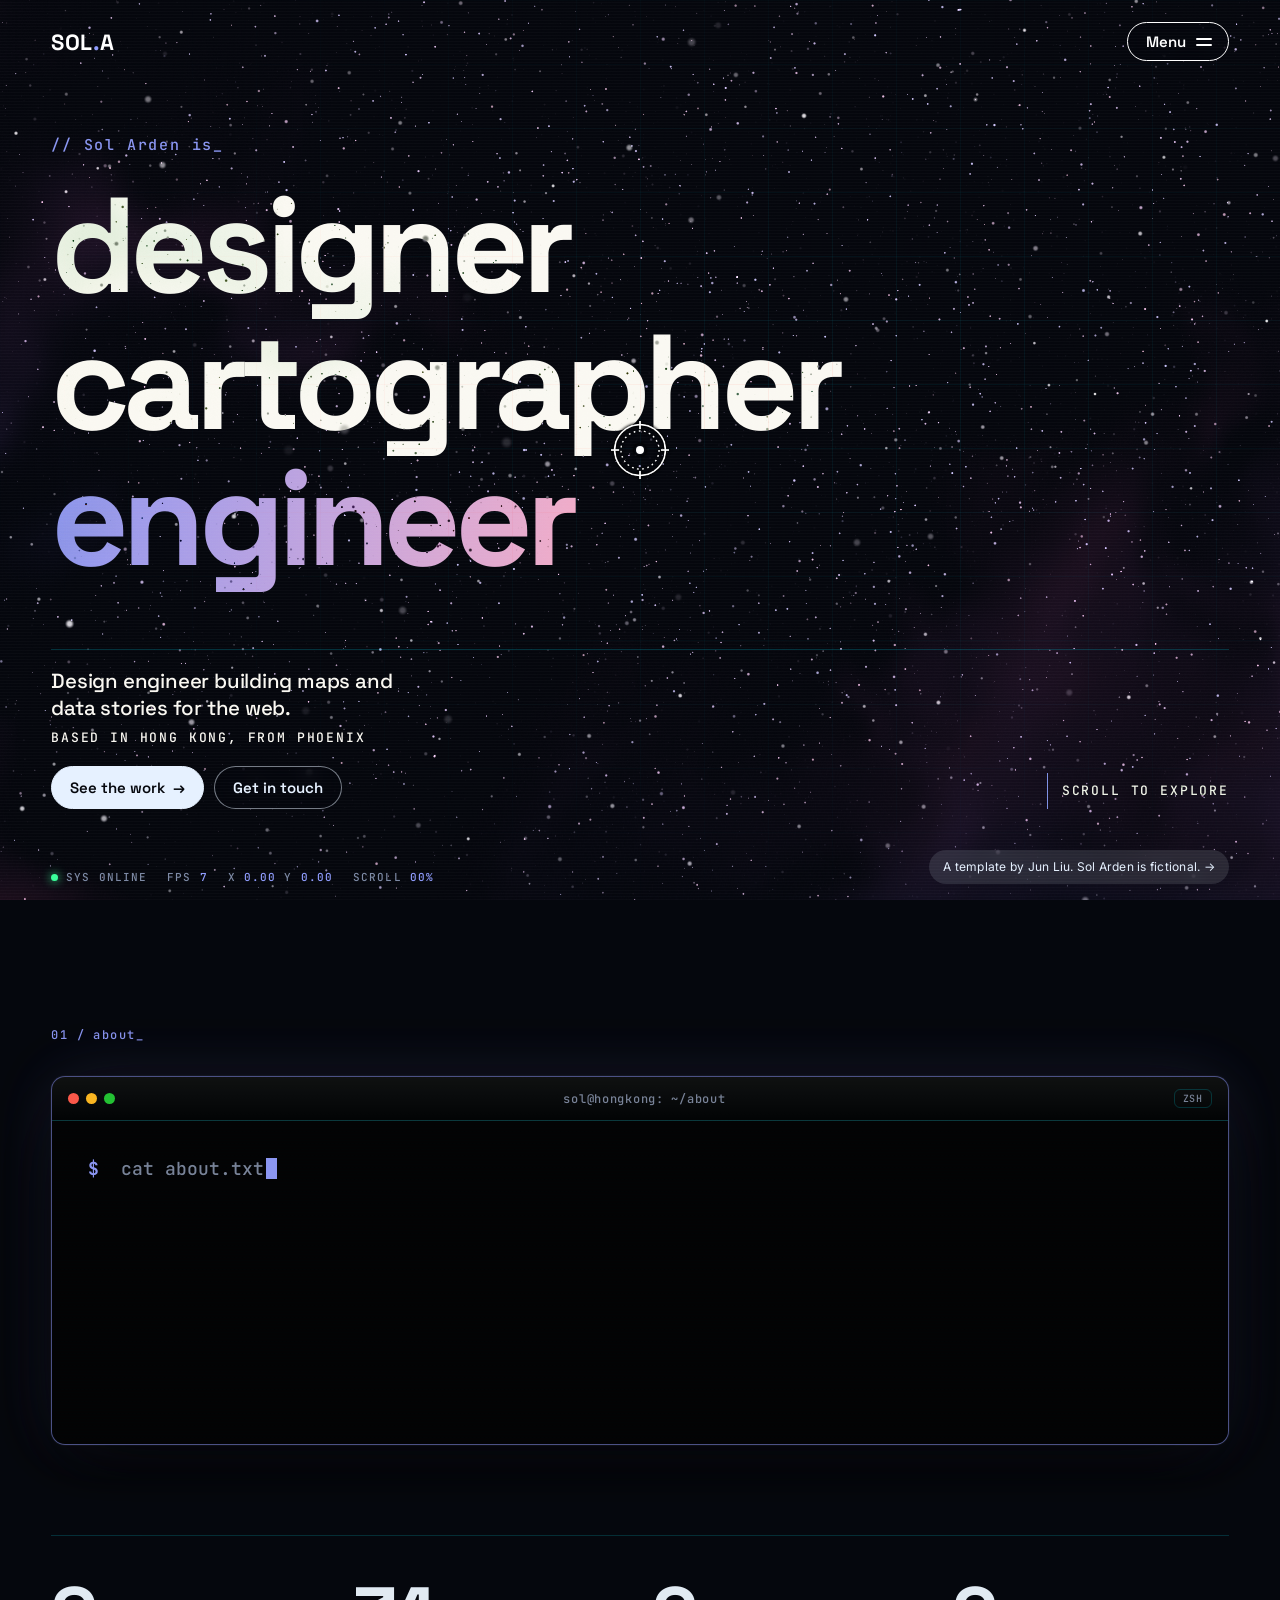
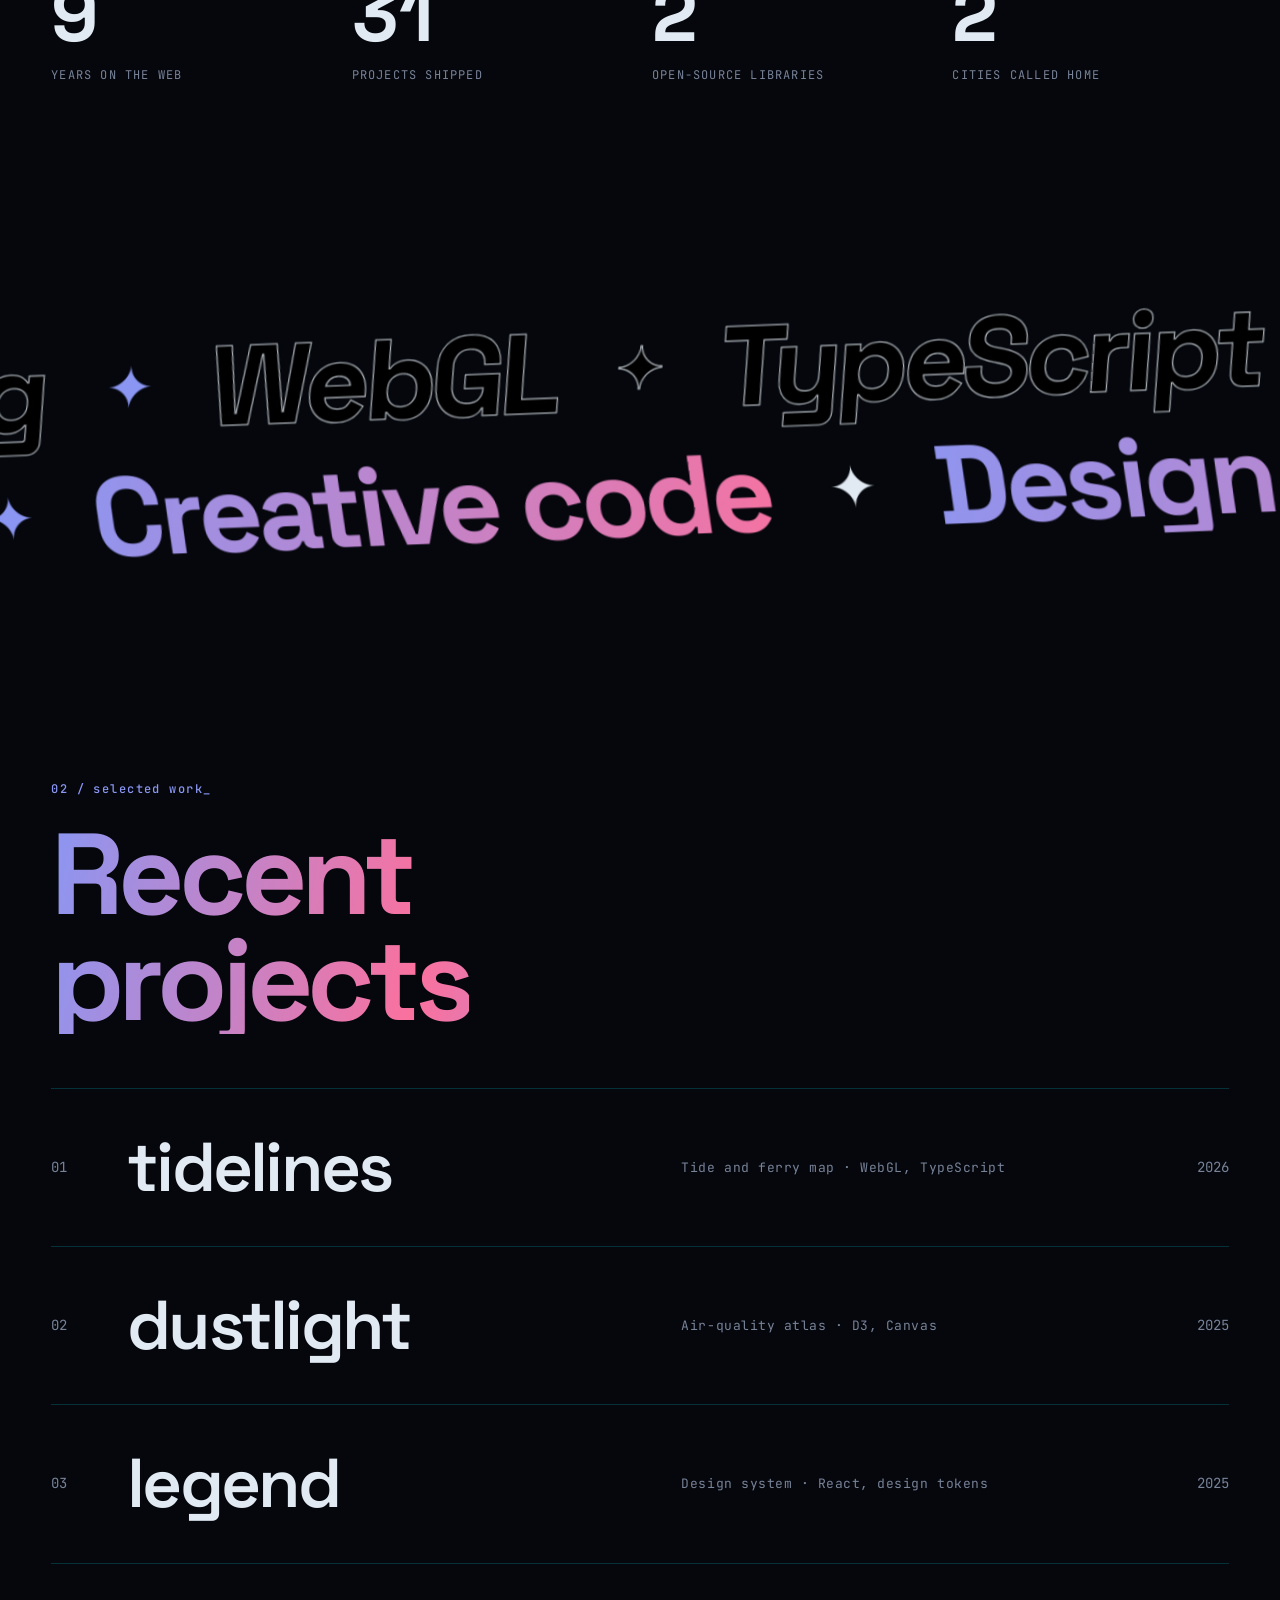
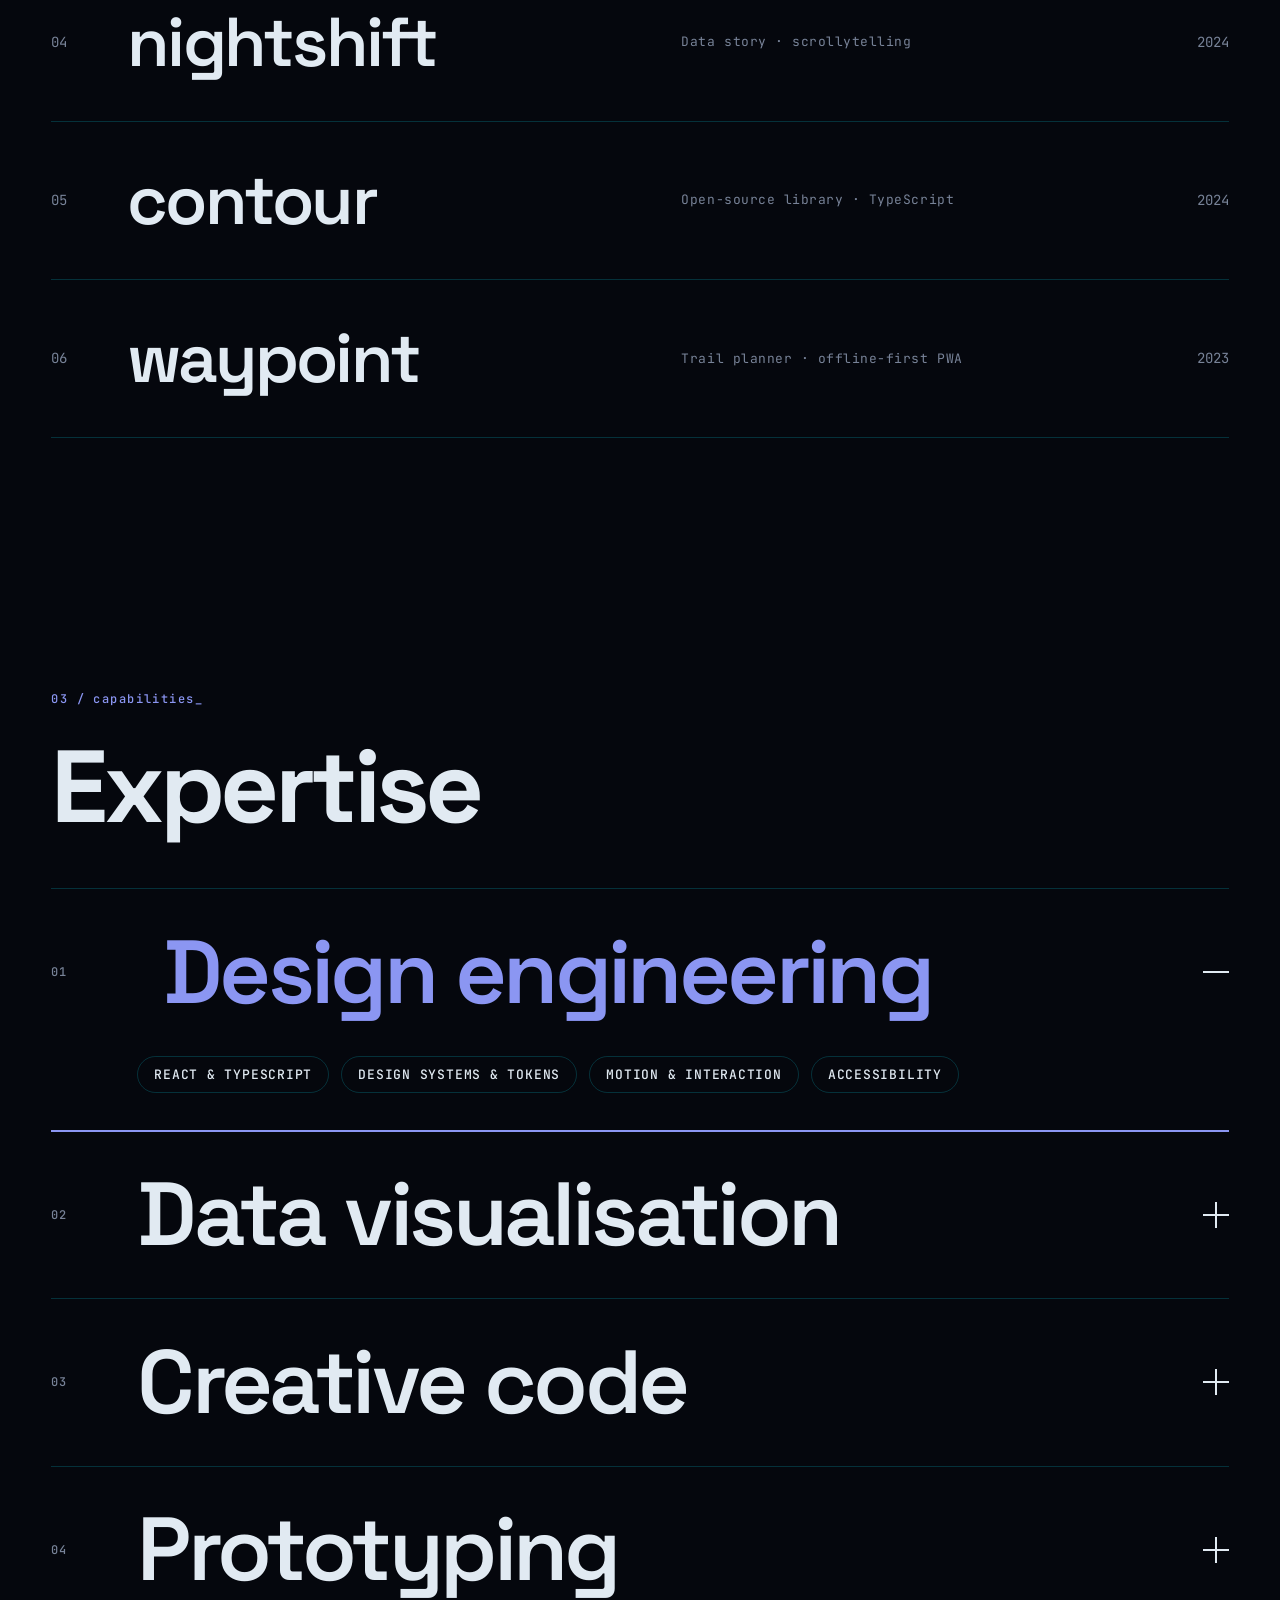
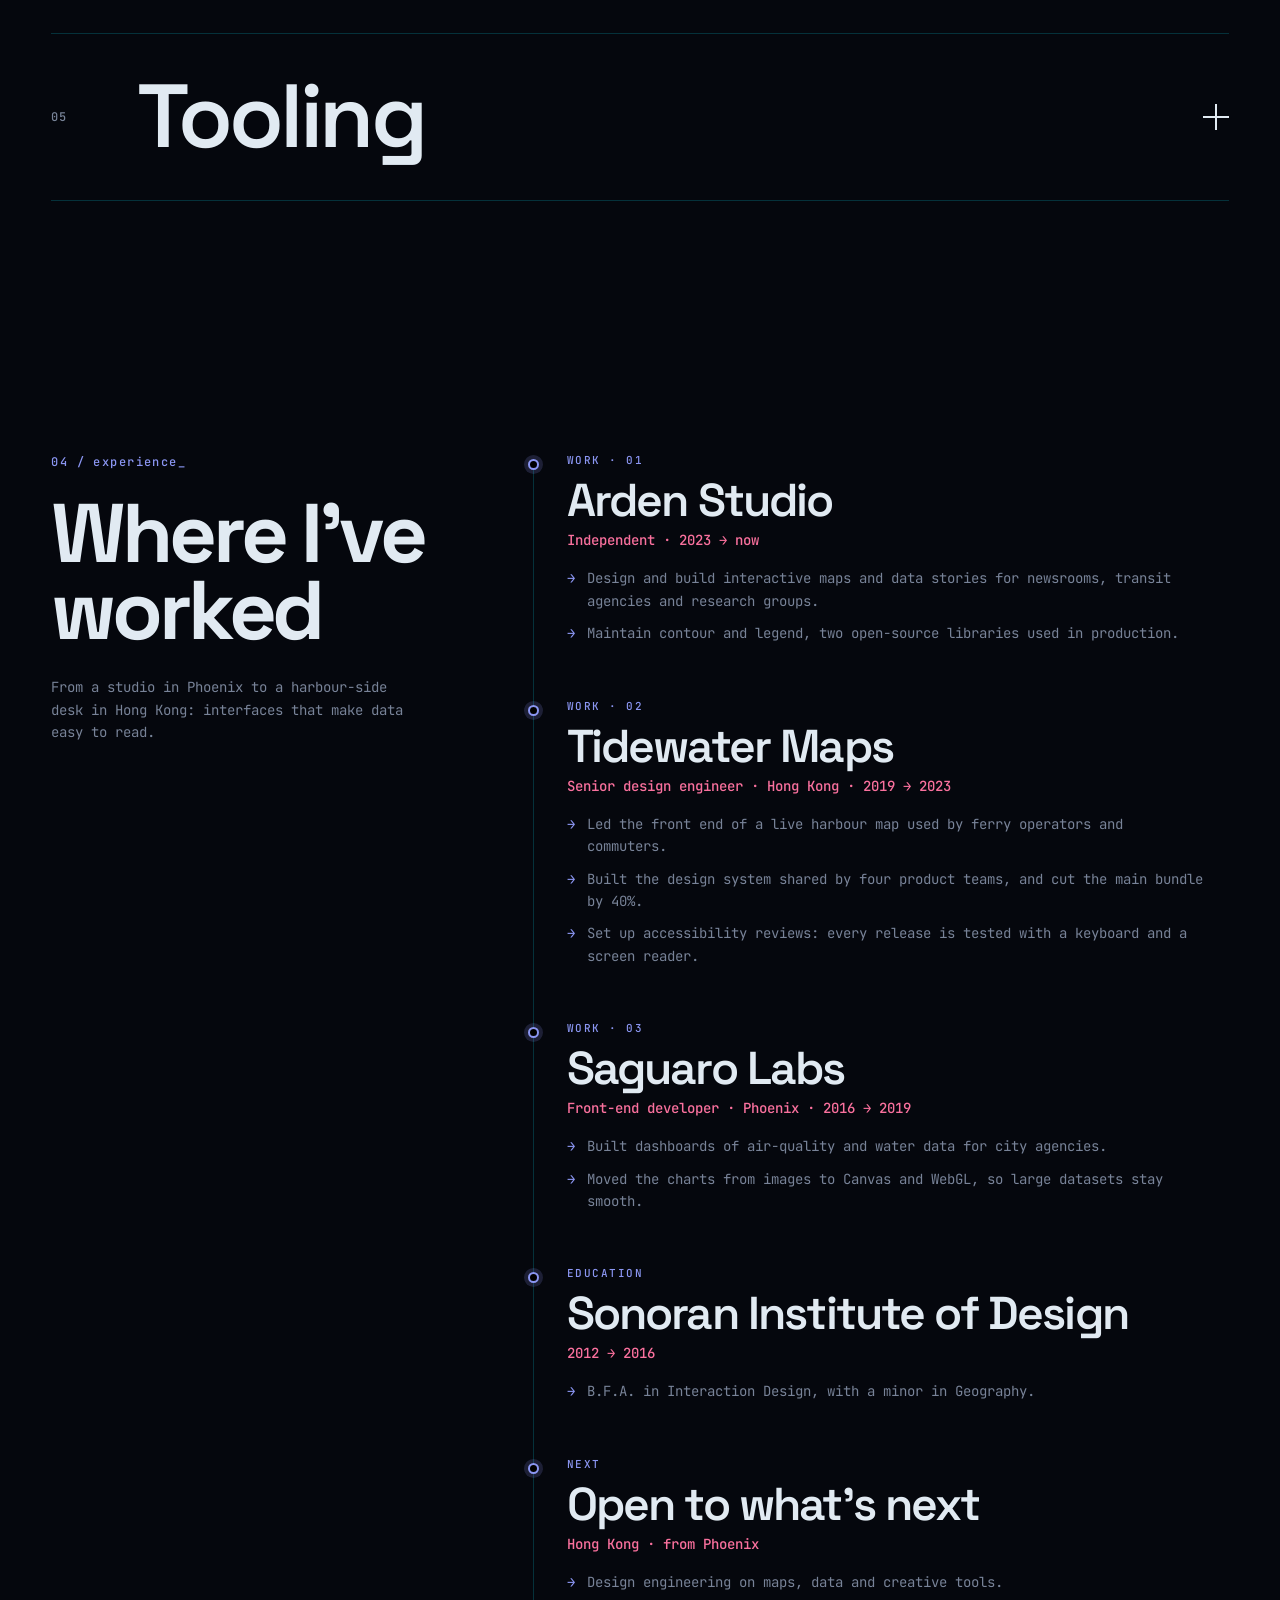
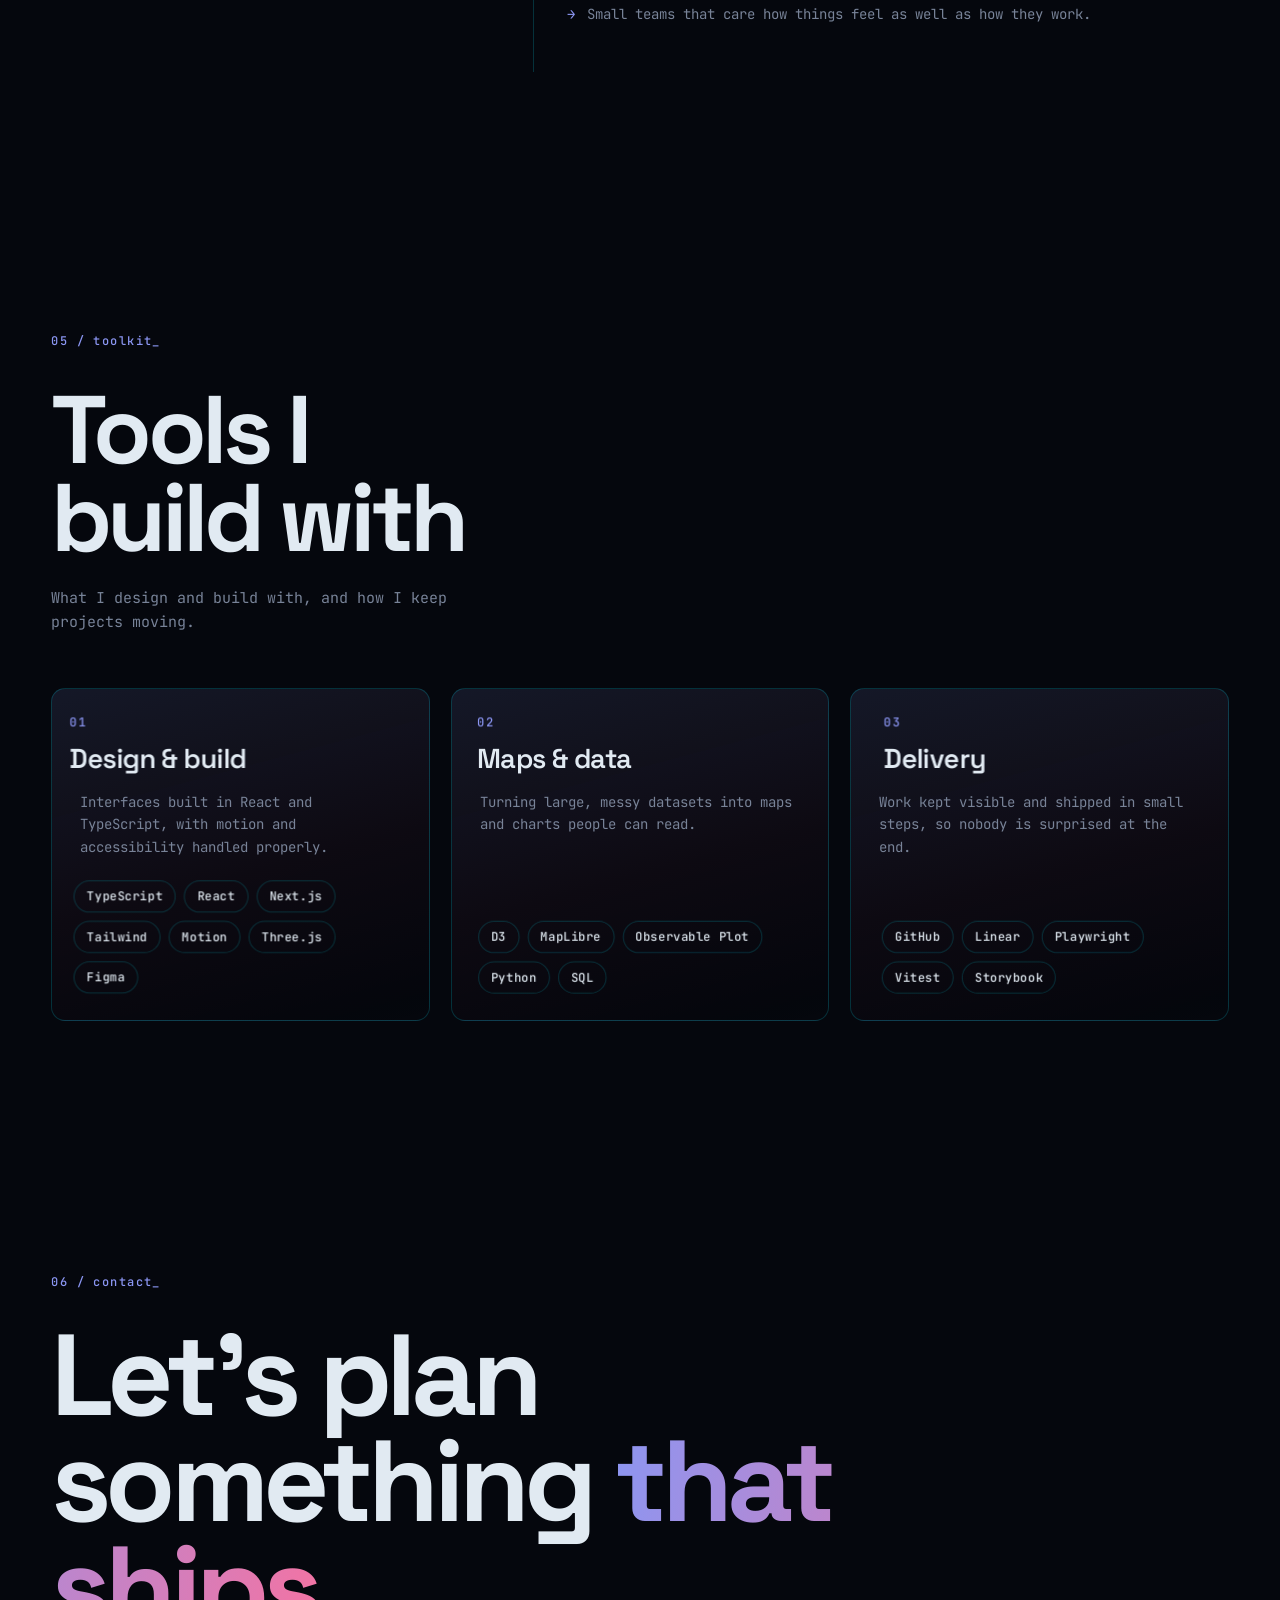
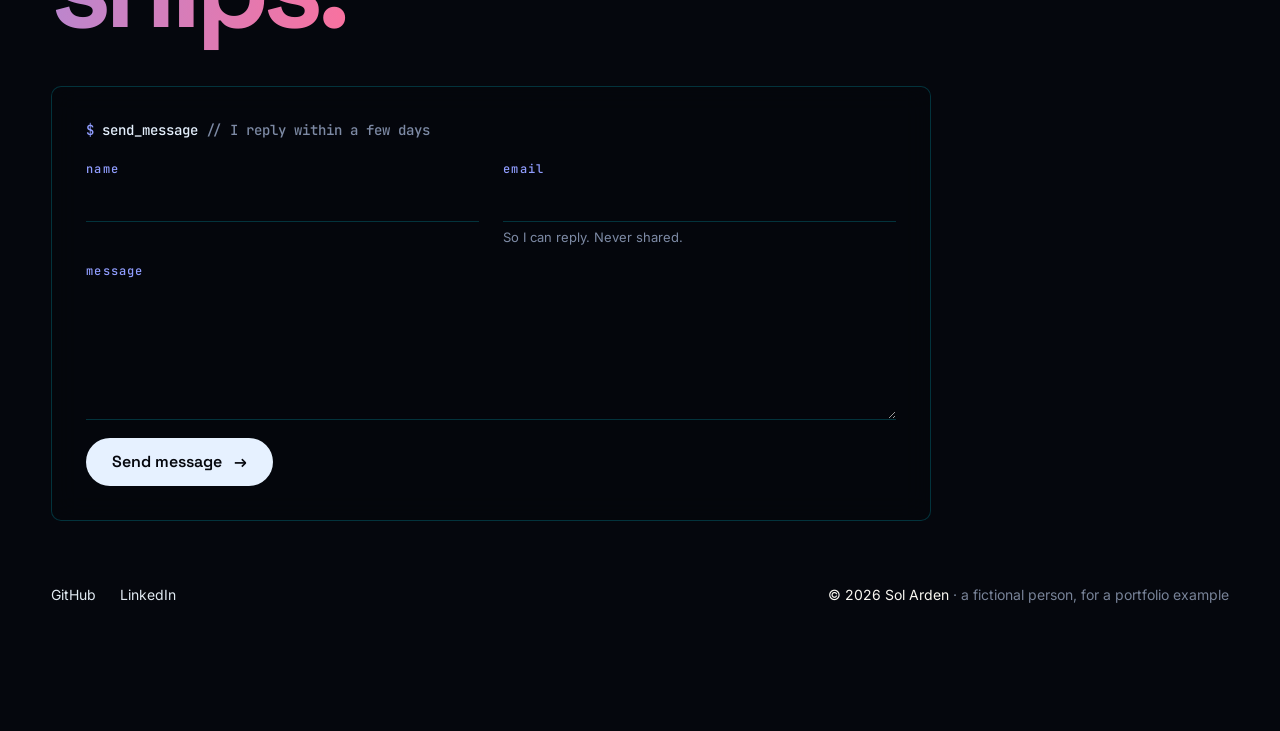
<file: index.html>
<!doctype html>
<html lang="en">
<head>
<meta charset="utf-8">
<meta name="viewport" content="width=device-width, initial-scale=1">
<title>Sol Arden — Design Engineer</title>
<meta name="description" content="Sol Arden is a design engineer from Phoenix, based in Hong Kong: interactive maps and data stories for the web, built in TypeScript and WebGL with care for motion, accessibility and detail.">
<meta name="theme-color" content="#05070d">
<link rel="canonical" href="https://orbit.jun-liu.net/">
<meta property="og:locale" content="en_US">
<meta property="og:type" content="website">
<meta property="og:url" content="https://orbit.jun-liu.net/">
<meta property="og:image" content="https://orbit.jun-liu.net/og-image.png">
<meta property="og:image:width" content="1200">
<meta property="og:image:height" content="630">
<meta property="og:title" content="Sol Arden — Design Engineer">
<meta property="og:description" content="Design engineer from Phoenix, based in Hong Kong: maps and data stories for the web, built with care.">
<meta name="twitter:card" content="summary_large_image">
<link rel="icon" href="data:image/svg+xml,%3Csvg xmlns='http://www.w3.org/2000/svg' viewBox='0 0 64 64'%3E%3Crect width='64' height='64' rx='14' fill='%2305070d'/%3E%3Ccircle cx='32' cy='32' r='15' fill='%236a3cff' fill-opacity='.55' stroke='%23ff2e93' stroke-width='3'/%3E%3Cellipse cx='32' cy='32' rx='25' ry='9' fill='none' stroke='%23fff' stroke-width='2' transform='rotate(-24 32 32)'/%3E%3C/svg%3E">
<link rel="preconnect" href="https://fonts.googleapis.com">
<link rel="preconnect" href="https://fonts.gstatic.com" crossorigin>
<link href="https://fonts.googleapis.com/css2?family=Inter:wght@400;500;600&family=JetBrains+Mono:wght@400;500;700&family=Space+Grotesk:wght@400;500;600;700&display=swap" rel="stylesheet">
<link rel="stylesheet" href="/style.css">
<script>
  // Mark JS as running. If the site script never finishes (blocked, offline, old browser),
  // fall back to showing the content after a few seconds instead of an endless loader.
  document.documentElement.classList.add('js');
  // The intro plays once per visit: later pages in the same session skip straight to the content.
  try { if (sessionStorage.getItem('orbit:intro')) document.documentElement.classList.add('seen'); } catch (e) {}
  setTimeout(function () { var d = document.documentElement; if (!d.classList.contains('ready')) d.classList.add('fallback'); }, 8000);
</script>
<script type="importmap">{ "imports": { "three": "/vendor/three.module.min.js" } }</script>
</head>
<body class="dark">

<div class="loader" id="loader" role="status" aria-live="polite" aria-label="Loading">
  <div class="loader__half loader__half--top"></div>
  <div class="loader__half loader__half--bottom"></div>
  <p class="loader__corner loader__corner--tl">Sol.A</p>
  <p class="loader__corner loader__corner--br" id="loaderStatus">// initialising</p>
  <div class="loader__core">
    <svg class="loader__globe" viewBox="0 0 140 140" aria-hidden="true">
      <circle class="lg-track" cx="70" cy="70" r="54"/>
      <circle class="lg-ring" id="loaderRing" cx="70" cy="70" r="54" transform="rotate(-90 70 70)"/>
      <circle class="lg-body" cx="70" cy="70" r="30"/>
      <ellipse class="lg-orbit lg-o1" cx="70" cy="70" rx="46" ry="14"/>
      <ellipse class="lg-orbit lg-o2" cx="70" cy="70" rx="46" ry="14"/>
      <g class="lg-spin"><circle class="lg-dot" cx="116" cy="70" r="3"/></g>
    </svg>
    <p class="loader__count"><span id="loaderNum">000</span><i>%</i></p>
    <p class="loader__name">Sol Arden</p>
  </div>
</div>

<canvas id="gl" aria-hidden="true"></canvas>
<div class="hud" id="hud" aria-hidden="true"></div>
<div class="tracker" id="cursor" aria-hidden="true">
  <div class="tr__body">
    <svg viewBox="0 0 100 100"><circle class="tr__fill" cx="50" cy="50" r="44"/><circle class="r1" cx="50" cy="50" r="44"/><circle class="r2" cx="50" cy="50" r="33"/><path class="tick" d="M50 0v14M50 86v14M0 50h14M86 50h14"/></svg>
    <span id="cursorLabel"></span>
  </div>
  <i class="tr__dot" id="trDot"></i>
</div>

<header class="nav">
  <a href="#top" class="nav__logo" data-cursor="hover" aria-label="Sol Arden, home">Sol<b>.</b>A</a>
  <div class="nav__links">
    <button class="menu-btn" id="menuBtn" type="button" aria-expanded="false" aria-controls="menu" data-cursor="hover">
      <span class="menu-btn__label">Menu</span><span class="menu-btn__icon" aria-hidden="true"><i></i><i></i></span>
    </button>
  </div>
</header>
<nav class="menu" id="menu" aria-label="Sections" hidden>
  <p class="menu__head">// navigate</p>
  <ul id="menuList">
    <li style="--n:0"><a href="#top" data-menu="top" data-cursor="hover"><span class="mi">00</span><span class="ml">Home</span><span class="ma" aria-hidden="true">→</span></a></li>
    <li style="--n:1"><a href="#about" data-menu="about" data-cursor="hover"><span class="mi">01</span><span class="ml">About</span><span class="ma" aria-hidden="true">→</span></a></li>
    <li style="--n:2"><a href="#work" data-menu="work" data-cursor="hover"><span class="mi">02</span><span class="ml">Work</span><span class="ma" aria-hidden="true">→</span></a></li>
    <li style="--n:3"><a href="#expertise" data-menu="expertise" data-cursor="hover"><span class="mi">03</span><span class="ml">Expertise</span><span class="ma" aria-hidden="true">→</span></a></li>
    <li style="--n:4"><a href="#experience" data-menu="experience" data-cursor="hover"><span class="mi">04</span><span class="ml">Experience</span><span class="ma" aria-hidden="true">→</span></a></li>
    <li style="--n:5"><a href="#toolkit" data-menu="toolkit" data-cursor="hover"><span class="mi">05</span><span class="ml">Toolkit</span><span class="ma" aria-hidden="true">→</span></a></li>
    <li style="--n:6"><a href="#contact" data-menu="contact" data-cursor="hover"><span class="mi">06</span><span class="ml">Contact</span><span class="ma" aria-hidden="true">→</span></a></li>
  </ul>
  <a href="#contact" class="menu__cta" data-menu-cta data-cursor="hover"><span>Let’s talk</span><span aria-hidden="true">→</span></a>
  <p class="menu__foot"><span id="menuCur">Home</span><span>Esc to close</span></p>
</nav>

<main id="top">
  <!-- HERO -->
  <section class="hero" data-theme="0">
    <p class="eyebrow eyebrow--plain reveal">// Sol Arden is</p>
    <h1 class="hero__title" id="heroTitle" aria-label="designer cartographer engineer">
      <span class="line"><em class="g1">designer</em></span>
      <span class="line"><em class="g2">cartographer</em></span>
      <span class="line"><em class="g3">engineer</em></span>
    </h1>
    <div class="hero__foot reveal">
      <div class="hero__intro">
        <p class="hero__role">Design engineer building maps and data stories for the web.</p>
        <p data-split>Based in Hong Kong, from Phoenix</p>
        <div class="hero__cta">
          <a class="pill pill--solid" href="#work" data-cursor="hover">See the work <span aria-hidden="true">→</span></a>
          <a class="pill" href="#contact" data-cursor="hover">Get in touch</a>
        </div>
      </div>
      <div class="scroll"><span></span>Scroll to explore</div>
    </div>
  </section>

  <!-- ABOUT -->
  <section class="about" id="about" data-theme="1">
    <h2 class="sr-only">About</h2>
    <p class="eyebrow reveal">01 / about</p>
    <div class="term reveal" role="group" aria-label="About, shown as a terminal window">
      <div class="term__bar"><span class="term__dots" aria-hidden="true"><i></i><i></i><i></i></span><span class="term__title">sol@hongkong: ~/about</span><span class="term__tag" aria-hidden="true">zsh</span></div>
      <div class="term__body">
        <p class="term__cmd" aria-hidden="true"><b>$</b> <span class="tw">cat about.txt</span></p>
        <p class="about__text split-words">
      I’m a designer‑engineer obsessed with the space where code meets craft. I turn messy data into playful, high‑performance maps and websites that people actually want to explore — one shader, one easing curve, one pixel at a time.
    </p>
        <p class="term__cmd term__end" aria-hidden="true"><b>$</b> <span class="term__caret"></span></p>
      </div>
    </div>
    <div class="stats">
      <div class="reveal"><strong data-count="9">0</strong><span>Years on the web</span></div>
      <div class="reveal"><strong data-count="31">0</strong><span>Projects shipped</span></div>
      <div class="reveal"><strong data-count="2">0</strong><span>Open-source libraries</span></div>
      <div class="reveal"><strong data-count="2">0</strong><span>Cities called home</span></div>
    </div>
  </section>

  <!-- MARQUEE -->
  <section class="marquee" aria-hidden="true">
    <div class="marquee__track">
      <span>Design engineering</span><span>✦</span><span>WebGL</span><span>✦</span><span>TypeScript</span><span>✦</span><span>Data visualisation</span><span>✦</span><span>Motion</span><span>✦</span><span>Accessibility</span><span>✦</span><span>Cartography</span><span>✦</span><span>Creative code</span><span>✦</span>
      <span>Design engineering</span><span>✦</span><span>WebGL</span><span>✦</span><span>TypeScript</span><span>✦</span><span>Data visualisation</span><span>✦</span><span>Motion</span><span>✦</span><span>Accessibility</span><span>✦</span><span>Cartography</span><span>✦</span><span>Creative code</span><span>✦</span>
    </div>
  </section>

  <!-- WORK -->
  <section class="work" id="work" data-theme="2">
    <div class="work__head">
      <p class="eyebrow reveal">02 / selected work</p>
      <h2 class="reveal">Recent<br>projects</h2>
    </div>
    <ul class="work__list" id="workList">
      <li><a href="https://example.com/tidelines" data-desc="A live map of Victoria Harbour: tides, ferry routes and vessel positions drawn as moving points, readable on a phone at the pier." target="_blank" rel="noopener" data-g="g6" data-cursor="view"><span class="num">01</span><span class="name">tidelines</span><span class="tag">Tide and ferry map · WebGL, TypeScript</span><span class="desc">A live map of Victoria Harbour: tides, ferry routes and vessel positions drawn as moving points, readable on a phone at the pier.</span><span class="year">2026</span></a></li>
      <li><a href="https://example.com/dustlight" data-desc="An atlas of desert air: ten years of dust and ozone readings across Arizona, with a timeline to scrub and stations to compare." target="_blank" rel="noopener" data-g="g1" data-cursor="view"><span class="num">02</span><span class="name">dustlight</span><span class="tag">Air-quality atlas · D3, Canvas</span><span class="desc">An atlas of desert air: ten years of dust and ozone readings across Arizona, with a timeline to scrub and stations to compare.</span><span class="year">2025</span></a></li>
      <li><a href="https://example.com/legend" data-desc="A design system for mapping tools: tokens, forty components and motion rules, documented with live examples and accessibility notes." target="_blank" rel="noopener" data-g="g2" data-cursor="view"><span class="num">03</span><span class="name">legend</span><span class="tag">Design system · React, design tokens</span><span class="desc">A design system for mapping tools: tokens, forty components and motion rules, documented with live examples and accessibility notes.</span><span class="year">2025</span></a></li>
      <li><a href="https://example.com/nightshift" data-desc="A scrolling story about a city after dark, told with transit, energy and noise data. Every chart has a text alternative." target="_blank" rel="noopener" data-g="g3" data-cursor="view"><span class="num">04</span><span class="name">nightshift</span><span class="tag">Data story · scrollytelling</span><span class="desc">A scrolling story about a city after dark, told with transit, energy and noise data. Every chart has a text alternative.</span><span class="year">2024</span></a></li>
      <li><a href="https://example.com/contour" data-desc="A small library that turns elevation data into contour lines in the browser. No dependencies, 6 kB." target="_blank" rel="noopener" data-g="g4" data-cursor="view"><span class="num">05</span><span class="name">contour</span><span class="tag">Open-source library · TypeScript</span><span class="desc">A small library that turns elevation data into contour lines in the browser. No dependencies, 6 kB.</span><span class="year">2024</span></a></li>
      <li><a href="https://example.com/waypoint" data-desc="A trail planner that works without signal: routes, water sources and elevation profiles stored on the device." target="_blank" rel="noopener" data-g="g5" data-cursor="view"><span class="num">06</span><span class="name">waypoint</span><span class="tag">Trail planner · offline-first PWA</span><span class="desc">A trail planner that works without signal: routes, water sources and elevation profiles stored on the device.</span><span class="year">2023</span></a></li>
    </ul>
    <div class="work__preview" id="preview"></div>
  </section>

  <!-- EXPERTISE -->
  <section class="expertise" id="expertise" data-theme="3">
    <p class="eyebrow reveal">03 / capabilities</p>
    <h2 class="x-title reveal" data-split>Expertise</h2>
    <div class="acc" id="acc">
    <article class="acc__row">
      <button class="acc__head" type="button" aria-expanded="false" data-cursor="hover"><span class="acc__idx">01</span><span class="acc__name">Design engineering</span><span class="acc__plus" aria-hidden="true"></span></button>
      <div class="acc__body"><ul><li>React &amp; TypeScript</li><li>Design systems &amp; tokens</li><li>Motion &amp; interaction</li><li>Accessibility</li></ul></div>
    </article>
    <article class="acc__row">
      <button class="acc__head" type="button" aria-expanded="false" data-cursor="hover"><span class="acc__idx">02</span><span class="acc__name">Data visualisation</span><span class="acc__plus" aria-hidden="true"></span></button>
      <div class="acc__body"><ul><li>Charts that explain</li><li>Maps &amp; geodata</li><li>Large datasets</li><li>Scrollytelling</li></ul></div>
    </article>
    <article class="acc__row">
      <button class="acc__head" type="button" aria-expanded="false" data-cursor="hover"><span class="acc__idx">03</span><span class="acc__name">Creative code</span><span class="acc__plus" aria-hidden="true"></span></button>
      <div class="acc__body"><ul><li>WebGL &amp; Three.js</li><li>Shaders</li><li>Generative art</li><li>Procedural animation</li></ul></div>
    </article>
    <article class="acc__row">
      <button class="acc__head" type="button" aria-expanded="false" data-cursor="hover"><span class="acc__idx">04</span><span class="acc__name">Prototyping</span><span class="acc__plus" aria-hidden="true"></span></button>
      <div class="acc__body"><ul><li>Figma to code</li><li>Interaction studies</li><li>User testing</li><li>Design reviews</li></ul></div>
    </article>
    <article class="acc__row">
      <button class="acc__head" type="button" aria-expanded="false" data-cursor="hover"><span class="acc__idx">05</span><span class="acc__name">Tooling</span><span class="acc__plus" aria-hidden="true"></span></button>
      <div class="acc__body"><ul><li>Node &amp; Python</li><li>Build pipelines</li><li>Testing</li><li>AI tools</li></ul></div>
    </article>
    </div>
  </section>

  <!-- EXPERIENCE -->
  <section class="xp" id="experience" data-theme="6">
    <div class="xp__side">
      <p class="eyebrow reveal">04 / experience</p>
      <h2 class="reveal">Where I’ve<br>worked</h2>
      <p class="xp__lead reveal">From a studio in Phoenix to a harbour-side desk in Hong Kong: interfaces that make data easy to read.</p>
    </div>
    <div class="xp__line" id="xpLine">
      <article class="xp__item reveal"><span class="xp__dot" aria-hidden="true"></span><p class="xp__tag">Work · 01</p><h3>Arden Studio</h3><p class="xp__sub">Independent · 2023 → now</p><ul><li>Design and build interactive maps and data stories for newsrooms, transit agencies and research groups.</li><li>Maintain contour and legend, two open-source libraries used in production.</li></ul></article>
      <article class="xp__item reveal"><span class="xp__dot" aria-hidden="true"></span><p class="xp__tag">Work · 02</p><h3>Tidewater Maps</h3><p class="xp__sub">Senior design engineer · Hong Kong · 2019 → 2023</p><ul><li>Led the front end of a live harbour map used by ferry operators and commuters.</li><li>Built the design system shared by four product teams, and cut the main bundle by 40%.</li><li>Set up accessibility reviews: every release is tested with a keyboard and a screen reader.</li></ul></article>
      <article class="xp__item reveal"><span class="xp__dot" aria-hidden="true"></span><p class="xp__tag">Work · 03</p><h3>Saguaro Labs</h3><p class="xp__sub">Front-end developer · Phoenix · 2016 → 2019</p><ul><li>Built dashboards of air-quality and water data for city agencies.</li><li>Moved the charts from images to Canvas and WebGL, so large datasets stay smooth.</li></ul></article>
      <article class="xp__item reveal"><span class="xp__dot" aria-hidden="true"></span><p class="xp__tag">Education</p><h3>Sonoran Institute of Design</h3><p class="xp__sub">2012 → 2016</p><ul><li>B.F.A. in Interaction Design, with a minor in Geography.</li></ul></article>
      <article class="xp__item reveal"><span class="xp__dot" aria-hidden="true"></span><p class="xp__tag">Next</p><h3>Open to what’s next</h3><p class="xp__sub">Hong Kong · from Phoenix</p><ul><li>Design engineering on maps, data and creative tools.</li><li>Small teams that care how things feel as well as how they work.</li></ul></article>
    </div>
  </section>

  <!-- TOOLKIT -->
  <section class="toolkit" id="toolkit" data-theme="5">
    <p class="eyebrow reveal">05 / toolkit</p>
    <div class="tk__head reveal"><h2>Tools I<br>build with</h2><p>What I design and build with, and how I keep projects moving.</p></div>
    <div class="tk__grid">
      <article class="tk reveal"><span class="tk__n">01</span><h3>Design &amp; build</h3><p>Interfaces built in React and TypeScript, with motion and accessibility handled properly.</p><ul><li>TypeScript</li><li>React</li><li>Next.js</li><li>Tailwind</li><li>Motion</li><li>Three.js</li><li>Figma</li></ul></article>
      <article class="tk reveal"><span class="tk__n">02</span><h3>Maps &amp; data</h3><p>Turning large, messy datasets into maps and charts people can read.</p><ul><li>D3</li><li>MapLibre</li><li>Observable Plot</li><li>Python</li><li>SQL</li></ul></article>
      <article class="tk reveal"><span class="tk__n">03</span><h3>Delivery</h3><p>Work kept visible and shipped in small steps, so nobody is surprised at the end.</p><ul><li>GitHub</li><li>Linear</li><li>Playwright</li><li>Vitest</li><li>Storybook</li></ul></article>
    </div>
  </section>

  <!-- CONTACT -->
  <footer class="contact" id="contact" data-theme="4">
    <p class="eyebrow reveal">06 / contact</p>
    <h2 class="contact__title reveal">Let’s plan<br>something <em>that<br>ships.</em></h2>
    <form class="cform reveal" id="contactForm" novalidate aria-label="Contact form">
      <p class="cform__title" aria-hidden="true"><b>$</b> send_message <span>// I reply within a few days</span></p>
      <div class="cform__row">
        <div class="field">
          <label for="cf-name">Name</label>
          <input id="cf-name" name="name" type="text" autocomplete="name" required maxlength="100" aria-describedby="cf-name-err">
          <span class="field__err" id="cf-name-err" data-error-for="name"></span>
        </div>
        <div class="field">
          <label for="cf-email">Email</label>
          <input id="cf-email" name="email" type="email" autocomplete="email" inputmode="email" required maxlength="254" aria-describedby="cf-email-hint cf-email-err">
          <span class="field__hint" id="cf-email-hint">So I can reply. Never shared.</span>
          <span class="field__err" id="cf-email-err" data-error-for="email"></span>
        </div>
      </div>
      <div class="field">
        <label for="cf-message">Message</label>
        <textarea id="cf-message" name="message" rows="5" required maxlength="5000" aria-describedby="cf-message-err"></textarea>
        <span class="field__err" id="cf-message-err" data-error-for="message"></span>
      </div>
      <div class="cform__hp" aria-hidden="true">
        <label for="cf-website">Leave this empty</label>
        <input id="cf-website" name="website" type="text" tabindex="-1" autocomplete="off">
      </div>
      <div class="cform__foot">
        <button class="cform__send" type="submit" data-cursor="hover"><span>Send message</span><span aria-hidden="true">→</span></button>
        <p class="cform__status" id="cformStatus" role="status" aria-live="polite"></p>
      </div>
    </form>
    <div class="contact__row">
      <div class="socials">
        <a href="https://example.com/github" target="_blank" rel="noopener" data-cursor="hover">GitHub</a>
        <a href="https://example.com/linkedin" target="_blank" rel="noopener" data-cursor="hover">LinkedIn</a>
      </div>
      <p>© 2026 Sol Arden <span class="contact__note">· a fictional person, for a portfolio example</span></p>
    </div>
  </footer>
</main>

<script type="module" src="/main.js"></script>
<script type="module" src="/contact.js"></script>
<!-- Template credit. Delete this link (and .credit in style.css) when you make the page yours. -->
<a class="credit" href="https://jun-liu.net">A template by Jun Liu. Sol Arden is fictional. &rarr;</a>
</body>
</html>
</file>
<file: style.css>
:root{
  --font:'Inter',system-ui,sans-serif;
  --pad:clamp(20px,4vw,56px);
  --ease:cubic-bezier(.16,1,.3,1);
}
*{box-sizing:border-box;margin:0;padding:0}
html{scroll-behavior:auto;-webkit-text-size-adjust:100%}
body{background:var(--bg);color:var(--ink);font-family:var(--font);line-height:1.5;overflow-x:hidden;transition:background .8s var(--ease),color .8s var(--ease)}
body.dark{--bg:#0b0b12;--ink:#f1efe9;--muted:#9a99a3;background:var(--bg);color:var(--ink)}
a{color:inherit;text-decoration:none}
ul{list-style:none}
::selection{background:var(--accent);color:#fff}
@media (hover:hover) and (pointer:fine){body,a,button{cursor:none}}

#gl{position:fixed;inset:0;width:100%;height:100%;z-index:0;pointer-events:none}
main,.nav{position:relative;z-index:2}
section,footer{position:relative;padding:clamp(80px,14vh,180px) var(--pad)}

/* Loader */

/* Nav */
.nav{position:fixed;top:0;left:0;right:0;display:flex;justify-content:space-between;align-items:center;padding:22px var(--pad);z-index:50;mix-blend-mode:difference;color:#fff}
.nav__logo{font:700 22px var(--display);letter-spacing:.02em;text-transform:uppercase}
.nav__logo b{color:var(--accent2)}
.nav__links{display:flex;gap:10px;align-items:center}

/* Type */
.eyebrow{font-size:13px;font-weight:500;letter-spacing:.08em;text-transform:uppercase;color:var(--muted);margin-bottom:32px}
em{font-style:normal;background:linear-gradient(100deg,var(--accent),var(--accent2));-webkit-background-clip:text;background-clip:text;color:transparent}

/* Hero */
.hero{min-height:100svh;display:flex;flex-direction:column;justify-content:flex-end;padding-bottom:var(--pad)}
.hero__title{font:700 clamp(56px,13.5vw,230px)/.9 var(--display);letter-spacing:-.055em;margin-bottom:6vh}
.hero__title .line{display:block;overflow:hidden;padding-bottom:.08em}
.hero__title .line > span{display:inline-block;transform:translateY(110%);transition:transform 1.3s var(--ease)}
.ready .hero__title .line > span{transform:none}
.hero__foot{display:flex;justify-content:space-between;align-items:flex-end;gap:24px;max-width:100%}
.hero__foot p{max-width:340px;font-size:15px;color:var(--muted)}
.scroll{display:flex;align-items:center;gap:12px;font-size:13px;text-transform:uppercase;letter-spacing:.08em}
.scroll span{width:1px;height:48px;background:currentColor;position:relative;overflow:hidden}
.scroll span::after{content:"";position:absolute;inset:0;background:var(--accent2);animation:drip 2s var(--ease) infinite}
@keyframes drip{0%{transform:translateY(-100%)}60%,100%{transform:translateY(100%)}}

/* Reveal */
.reveal{opacity:0;transform:translateY(40px);transition:opacity 1s var(--ease),transform 1.2s var(--ease)}
.reveal.in{opacity:1;transform:none}
.split-words .w{display:inline-block;opacity:.14;transition:opacity .4s}
.split-words .w.on{opacity:1}

/* About */
.about{min-height:100svh;display:flex;flex-direction:column;justify-content:center}
.about__text{font:500 clamp(26px,4.2vw,68px)/1.12 var(--display);letter-spacing:-.03em;max-width:1300px}
.stats{display:grid;grid-template-columns:repeat(auto-fit,minmax(150px,1fr));gap:24px;margin-top:10vh;border-top:1px solid color-mix(in srgb,var(--ink) 20%,transparent);padding-top:32px}
.stats strong{display:block;font:700 clamp(44px,6vw,96px)/1 var(--display);letter-spacing:-.04em}
.stats span{font-size:14px;color:var(--muted)}

/* Marquee */
.marquee{padding:0;overflow:hidden;background:var(--ink);color:var(--bg);transform:rotate(-2deg) scale(1.05);margin:6vh 0}
.marquee__track{display:flex;width:max-content;animation:marq 28s linear infinite;padding:3vh 0}
.marquee__track span{font:700 clamp(48px,9vw,140px)/1 var(--display);letter-spacing:-.04em;padding:0 .35em;white-space:nowrap}
.marquee__track span:nth-child(4n+2){color:var(--accent2)}
@keyframes marq{to{transform:translateX(-50%)}}

/* Work */
.work__head{display:flex;justify-content:space-between;align-items:flex-end;flex-wrap:wrap;gap:20px;margin-bottom:6vh}
.work__head h2,.contact__title{font:700 clamp(48px,9vw,150px)/.92 var(--display);letter-spacing:-.05em}
.work__head .eyebrow{margin:0;align-self:flex-start}
.work__list li a{display:grid;grid-template-columns:60px 1.4fr 1.2fr 70px;align-items:center;gap:16px;padding:clamp(22px,3.5vw,44px) 0;border-top:1px solid color-mix(in srgb,var(--ink) 18%,transparent);transition:padding .5s var(--ease),opacity .4s}
.work__list li:last-child a{border-bottom:1px solid color-mix(in srgb,var(--ink) 18%,transparent)}
.work__list .num,.work__list .year,.work__list .tag{font-size:14px;color:var(--muted)}
.work__list .year{text-align:right}
.work__list .name{font:600 clamp(32px,5.4vw,88px)/1 var(--display);letter-spacing:-.04em;transition:transform .6s var(--ease)}
.work__list:hover li a{opacity:.25}
.work__list li a:hover{opacity:1;padding-left:clamp(10px,2vw,28px)}
.work__preview{position:fixed;left:0;top:0;width:clamp(220px,26vw,420px);aspect-ratio:4/5;border-radius:18px;pointer-events:none;z-index:40;opacity:0;transform:translate(-50%,-50%) scale(.6);transition:opacity .4s,transform .6s var(--ease);overflow:hidden;will-change:transform,left,top}
.work__preview.show{opacity:1;transform:translate(-50%,-50%) scale(1) rotate(var(--r,0deg))}
.work__preview::after{content:"";position:absolute;inset:0;background:radial-gradient(circle at 30% 20%,rgba(255,255,255,.5),transparent 45%);mix-blend-mode:soft-light}
.g1{background:conic-gradient(from 200deg at 60% 40%,#4c3bff,#00d4ff,#a3ffd6,#4c3bff)}
.g2{background:linear-gradient(160deg,#ff2d87,#7a1fff 55%,#00e0ff)}
.g3{background:radial-gradient(circle at 70% 30%,#ffd35a,#ff5a3c 55%,#6a0f49)}
.g4{background:linear-gradient(200deg,#b8ffda,#2fbf8f 50%,#0b3d4f)}
.g5{background:conic-gradient(from 90deg at 40% 60%,#ff5a3c,#ffb800,#ff2d87,#ff5a3c)}
@media (max-width:760px){.work__list li a{grid-template-columns:34px 1fr 50px}.work__list .tag{display:none}.work__preview{display:none}}

/* Contact */
.contact{min-height:100svh;display:flex;flex-direction:column;justify-content:space-between}

.contact__row{display:flex;justify-content:space-between;flex-wrap:wrap;gap:20px;font-size:14px;color:var(--muted)}
.contact__note{color:var(--muted)}
.socials{display:flex;gap:24px;flex-wrap:wrap;color:var(--ink)}

@media (prefers-reduced-motion:reduce){
  *{animation:none!important;transition-duration:.01ms!important}
}

/* ===== Tech theme: light <-> dark sections ===== */
@property --bg{syntax:'<color>';inherits:true;initial-value:#eceae6}
@property --ink{syntax:'<color>';inherits:true;initial-value:#0c0c10}
@property --muted{syntax:'<color>';inherits:true;initial-value:#6b6a70}
@property --line{syntax:'<color>';inherits:true;initial-value:#12121224}
@property --accent{syntax:'<color>';inherits:true;initial-value:#0057ff}
:root{--bg:#eceae6;--ink:#0c0c10;--muted:#6b6a70;--accent:#0057ff;--accent2:#7c5cff;--line:rgba(12,12,16,.16);
  --display:'Space Grotesk','Inter',system-ui,sans-serif;--mono:'JetBrains Mono',ui-monospace,'SF Mono',Menlo,monospace}
body.dark{--bg:#05070d;--ink:#e6f1ff;--muted:#7d8aa5;--accent:#00e5ff;--line:rgba(0,229,255,.2)}
body{background:var(--bg);color:var(--ink);transition:--bg .9s var(--ease),--ink .9s var(--ease),--muted .9s var(--ease),--line .9s var(--ease),--accent .9s var(--ease)}
body::before{content:"";position:fixed;inset:0;z-index:0;pointer-events:none;background-image:linear-gradient(var(--line) 1px,transparent 1px),linear-gradient(90deg,var(--line) 1px,transparent 1px);background-size:64px 64px;opacity:.35;-webkit-mask-image:radial-gradient(ellipse at 68% 42%,#000 0,transparent 78%);mask-image:radial-gradient(ellipse at 68% 42%,#000 0,transparent 78%)}
body::after{content:"";position:fixed;inset:0;z-index:60;pointer-events:none;background:repeating-linear-gradient(0deg,rgba(255,255,255,.022) 0 1px,transparent 1px 3px)}
.eyebrow,.work__list .num,.work__list .tag,.work__list .year,.stats span,.hero__foot p{font-family:var(--mono)}
.eyebrow{font-size:12px;letter-spacing:.12em;text-transform:lowercase;color:var(--accent)}
.eyebrow::after{content:"_";animation:blink 1s steps(1) infinite}
@keyframes blink{50%{opacity:0}}
.hero__title{font-weight:600;letter-spacing:-.045em}
.hero__foot p,.work__list .tag{font-size:13px;letter-spacing:.04em}
.stats span{font-size:12px;letter-spacing:.1em;text-transform:uppercase}
.stats{border-top:1px solid var(--line)}
.nav__logo b,.scroll span::after{background:none;color:var(--accent)}
.scroll span::after{background:var(--accent)}
.marquee{background:transparent;color:var(--ink);transform:none;margin:6vh 0;border-top:1px solid var(--line);border-bottom:1px solid var(--line)}
.marquee__track span{font-family:var(--mono);font-weight:500;font-size:clamp(28px,4.5vw,64px);letter-spacing:-.03em;color:transparent;-webkit-text-stroke:1px var(--ink)}
.marquee__track span:nth-child(4n+2){color:var(--accent);-webkit-text-stroke:0}
.work__list li a,.work__list li:last-child a{border-color:var(--line)}
.work__list li a:hover .name{color:var(--accent)}
.work__preview{border-radius:6px;border:1px solid var(--accent);box-shadow:0 0 50px rgba(0,229,255,.25)}
.g1{background:linear-gradient(160deg,#00e5ff,#1d3fa8 60%,#05070d)}
.g2{background:linear-gradient(160deg,#7c5cff,#ff3dcb 55%,#05070d)}
.g3{background:linear-gradient(160deg,#39ff9a,#00a37a 55%,#05070d)}
.g4{background:linear-gradient(160deg,#ffd166,#ff6b3d 55%,#05070d)}
.g5{background:linear-gradient(160deg,#00e5ff,#7c5cff 55%,#05070d)}
.g6{background:linear-gradient(160deg,#ff3dcb,#00e5ff 55%,#05070d)}

.socials a:hover{color:var(--accent)}
.hud{position:fixed;left:var(--pad);bottom:16px;z-index:55;display:flex;gap:20px;font:500 11px var(--mono);letter-spacing:.1em;color:var(--muted);text-transform:uppercase;pointer-events:none}
.hud b{color:var(--accent);font-weight:500}
.hud i{display:inline-block;width:7px;height:7px;border-radius:50%;background:#39ff9a;margin-right:8px;box-shadow:0 0 10px #39ff9a;animation:blink 1.6s steps(1) infinite}
@media (max-width:760px){.hud .hide-sm{display:none}}

.hero{padding-bottom:calc(var(--pad) + 36px)}

/* ===== Lusion-style animations (own implementations) ===== */
/* split-text: words rise out of a mask */
.mw{display:inline-block;overflow:hidden;vertical-align:top;padding-bottom:.14em;margin-bottom:-.14em}
.mw>span{display:inline-block;transform:translateY(118%);transition:transform 1.1s var(--ease);transition-delay:calc(var(--i) * .045s + var(--d,0s))}
.hero [data-split]{--d:.8s}
.ready .hero [data-split] .mw>span,[data-split].in .mw>span{transform:none}
/* odometer */
.odo{display:inline-block;line-height:1.2;height:1.2em;overflow:hidden;white-space:nowrap;font-variant-numeric:tabular-nums}
.odo .d{display:inline-block;vertical-align:top;height:1.2em;overflow:hidden}
.odo .d i{display:block;font-style:normal;transition:transform 1.7s var(--ease);transition-delay:calc(var(--k) * .09s)}
.odo .d b{display:block;height:1.2em;line-height:1.2;font-weight:inherit}
/* expertise accordion */
.expertise .x-title{font:700 clamp(48px,8vw,128px)/.92 var(--display);letter-spacing:-.045em;margin-bottom:6vh}
.acc{border-top:1px solid var(--line)}
.acc__row{position:relative;border-bottom:1px solid var(--line)}
.acc__row::after{content:"";position:absolute;left:0;bottom:-1px;height:2px;width:100%;background:var(--accent);transform:scaleX(0);transform-origin:left;transition:transform .9s var(--ease)}
.acc__row.is-open::after{transform:scaleX(1)}
.acc__head{all:unset;box-sizing:border-box;width:100%;display:grid;grid-template-columns:70px 1fr 40px;align-items:center;gap:16px;padding:clamp(22px,3vw,40px) 0}
.acc__head:focus-visible{outline:2px solid var(--accent);outline-offset:4px}
.acc__idx{font:500 12px var(--mono);letter-spacing:.1em;color:var(--muted)}
.acc__name{font:600 clamp(36px,7vw,112px)/1 var(--display);letter-spacing:-.04em;transition:transform .8s var(--ease),color .4s}
.is-open .acc__name{transform:translateX(clamp(8px,2vw,32px));color:var(--accent)}
.acc__plus{position:relative;width:26px;height:26px;justify-self:end}
.acc__plus::before,.acc__plus::after{content:"";position:absolute;left:0;right:0;top:calc(50% - 1px);height:2px;background:currentColor;transition:transform .6s var(--ease)}
.acc__plus::after{transform:rotate(90deg)}
.is-open .acc__plus::after{transform:rotate(0)}
.acc__body{display:grid;grid-template-rows:0fr;transition:grid-template-rows .8s var(--ease)}
.is-open .acc__body{grid-template-rows:1fr}
.acc__body>ul{min-height:0;overflow:hidden;display:flex;flex-wrap:wrap;gap:10px 12px;padding:0 0 0 86px;transition:padding .8s var(--ease)}
.is-open .acc__body>ul{padding-bottom:clamp(22px,3vw,40px)}
.acc__body li{font:500 13px var(--mono);letter-spacing:.06em;text-transform:uppercase;padding:9px 16px;border:1px solid var(--line);border-radius:999px;opacity:0;transform:translateY(18px);transition:opacity .4s,transform .6s var(--ease),border-color .3s,color .3s}
.is-open .acc__body li{opacity:1;transform:none;transition:opacity .7s var(--ease),transform .9s var(--ease),border-color .3s,color .3s;transition-delay:calc(var(--j) * .07s + .18s),calc(var(--j) * .07s + .18s),0s,0s}
.acc__body li:hover{border-color:var(--accent);color:var(--accent)}
@media (max-width:700px){.acc__head{grid-template-columns:34px 1fr 26px}.acc__body>ul{padding-left:50px}}
/* toolkit */
.toolkit{min-height:100svh}
.toolkit .eyebrow{margin-bottom:4vh}

/* ===== Black & white mouse tracker ===== */
.tracker{position:fixed;left:0;top:0;width:0;height:0;pointer-events:none;z-index:90;mix-blend-mode:difference;color:#fff;will-change:transform}
.tr__body{position:absolute;left:-50px;top:-50px;width:100px;height:100px;display:grid;place-items:center;transform:scale(.46);transition:transform .55s var(--ease)}
.tr__body svg{position:absolute;inset:0;width:100%;height:100%;overflow:visible}
.tr__body circle,.tr__body path{fill:none;stroke:#fff;stroke-width:1.6}
.tr__body .tr__fill{fill:#fff;stroke:none;opacity:0;transition:opacity .35s}
.tr__body .r2{stroke-dasharray:2.5 7;transform-origin:50px 50px;animation:trspin 9s linear infinite}
.tr__body .r1{transition:stroke-width .3s}
.tr__body .tick{stroke-width:2;transition:transform .5s var(--ease);transform-origin:50px 50px}
@keyframes trspin{to{transform:rotate(360deg)}}
.tr__dot{position:absolute;left:-3px;top:-3px;width:6px;height:6px;border-radius:50%;background:#fff;will-change:transform}
#cursorLabel{position:relative;font:700 11px var(--mono);letter-spacing:.12em;text-transform:uppercase;color:#000;opacity:0;transition:opacity .25s}
.tracker.hover .tr__body{transform:scale(.8)}
.tracker.hover .r2{animation-duration:2.6s}
.tracker.hover .tick{transform:scale(.82)}
.tracker.view .tr__body{transform:scale(1.15)}
.tracker.view .tr__fill{opacity:1}
.tracker.view .r2{opacity:0}
.tracker.view #cursorLabel{opacity:1}
.tracker.down .tr__body{transform:scale(.3)}
.tracker.view.down .tr__body{transform:scale(.95)}
@media (hover:none),(pointer:coarse){.tracker{display:none}}

/* tracker: strictly black on white sections, white on black sections (no colour tint) */
.tracker{mix-blend-mode:normal;color:#0c0c10;transition:color .5s var(--ease);filter:drop-shadow(0 0 1px rgba(255,255,255,.95))}
body.dark .tracker{color:#fff;filter:drop-shadow(0 0 1px rgba(0,0,0,.9))}
.tr__body circle,.tr__body path{stroke:currentColor}
.tr__body .tr__fill{fill:currentColor}
.tr__dot{background:currentColor}
#cursorLabel{color:#fff}
body.dark #cursorLabel{color:#000}

/* tracker: bigger, bolder, higher contrast */
.tr__body{transform:scale(.576)}
.tr__body circle,.tr__body path{stroke-width:2.6}
.tr__body .r2{stroke-width:2.4;stroke-dasharray:3 6}
.tr__body .tick{stroke-width:3.2}
.tr__dot{left:-4px;top:-4px;width:8px;height:8px;box-shadow:0 0 0 2px var(--tr-halo,#fff)}
.tracker{--tr-halo:#fff;filter:drop-shadow(0 0 1.5px rgba(255,255,255,1)) drop-shadow(0 0 1px rgba(255,255,255,1))}
body.dark .tracker{--tr-halo:#05070d;filter:drop-shadow(0 0 1.5px rgba(0,0,0,1)) drop-shadow(0 0 1px rgba(0,0,0,1))}
.tracker.hover .tr__body{transform:scale(.84)}
.tracker.view .tr__body{transform:scale(1.08)}
.tracker.down .tr__body{transform:scale(.4)}
.tracker.view.down .tr__body{transform:scale(.88)}

/* label states: hide the centre dot so it doesn't sit on the text */
.tr__dot{transition:opacity .2s}
.tracker.view .tr__dot{opacity:0}

/* where the globe sits behind text, the text changes colour (per pixel, only on the overlap) */
/* main must not be a stacking context, or its children could not blend with the canvas behind it */
main{z-index:auto}
main>*:not(.contact):not(.hero),.hero>*:not(.hero__foot),.hero__foot>*:not(.hero__intro),.hero__intro>*:not(.hero__cta),.contact>*:not(.cform){mix-blend-mode:difference}
/* the contact form sits on its own opaque panel so its fields stay readable over the globe */
.cform{mix-blend-mode:normal}

/* ===== Dropdown menu ===== */
.menu-btn{all:unset;box-sizing:border-box;display:inline-flex;align-items:center;gap:10px;padding:9px 16px 9px 18px;border:1px solid currentColor;border-radius:999px;font:600 15px var(--display);letter-spacing:-.01em;color:inherit;transition:background .3s,color .3s}
.menu-btn:hover,.menu-btn[aria-expanded="true"]{background:#fff;color:#05070d}
.menu-btn:focus-visible{outline:2px solid var(--accent);outline-offset:3px}
.menu-btn__icon{position:relative;width:16px;height:10px}
.menu-btn__icon i{position:absolute;left:0;right:0;height:2px;background:currentColor;border-radius:2px;transition:transform .5s var(--ease),top .5s var(--ease)}
.menu-btn__icon i:nth-child(1){top:1px}
.menu-btn__icon i:nth-child(2){top:7px}
.menu-btn[aria-expanded="true"] .menu-btn__icon i:nth-child(1){top:4px;transform:rotate(45deg)}
.menu-btn[aria-expanded="true"] .menu-btn__icon i:nth-child(2){top:4px;transform:rotate(-45deg)}

.menu{position:fixed;top:78px;right:var(--pad);z-index:48;width:min(380px,calc(100vw - 2 * var(--pad)));padding:18px 8px 12px;background:rgba(5,7,13,.9);-webkit-backdrop-filter:blur(18px);backdrop-filter:blur(18px);border:1px solid var(--line);border-radius:16px;box-shadow:0 30px 80px rgba(0,0,0,.55),0 0 60px color-mix(in srgb,var(--accent) 14%,transparent);transform-origin:top right;opacity:0;transform:translateY(-10px) scale(.96);clip-path:inset(0 0 100% 0 round 16px);pointer-events:none;transition:opacity .35s var(--ease),transform .55s var(--ease),clip-path .6s var(--ease)}
.menu[hidden]{display:none}
.menu.open{opacity:1;transform:none;clip-path:inset(0 0 0 0 round 16px);pointer-events:auto}
.menu__head{font:600 11px var(--display);letter-spacing:.14em;text-transform:uppercase;color:var(--accent);padding:0 14px 10px}
.menu ul{display:grid;position:relative}
.menu li{opacity:0;transform:translateY(12px);transition:opacity .4s,transform .5s var(--ease)}
.menu.open li{opacity:1;transform:none;transition:opacity .6s var(--ease),transform .7s var(--ease);transition-delay:calc(var(--n) * .045s + .12s)}
.menu li a{display:grid;grid-template-columns:34px 1fr 20px;align-items:center;gap:8px;padding:11px 14px;border-radius:10px;transition:background .25s,color .25s}
.menu li a{position:relative;z-index:1;outline:none}
.menu .mi{font:600 12px var(--display);letter-spacing:.06em;color:var(--muted);transition:color .25s}
.menu .ml{font:600 clamp(24px,4vw,30px)/1.1 var(--display);letter-spacing:-.03em;transition:transform .5s var(--ease),color .25s}
.menu .ma{opacity:0;transform:translateX(-8px);transition:opacity .25s,transform .4s var(--ease);color:var(--accent)}
.menu li a:hover .ma,.menu li a:focus-visible .ma,.menu li a.on .ma{opacity:1;transform:none}
.menu li a.on .ml{color:var(--accent)}
.menu li a.on .mi{color:var(--accent)}
.menu__foot{display:flex;justify-content:space-between;font:600 11px var(--display);letter-spacing:.1em;text-transform:uppercase;color:var(--muted);padding:12px 14px 4px;margin-top:6px;border-top:1px solid var(--line)}
@media (prefers-reduced-motion:reduce){.menu{transform:none}.menu li{transform:none}}

/* hover effect: a highlight bar slides between rows, the hovered row nudges right, the others dim */
.menu__hl{position:absolute;left:0;right:0;top:0;height:0;border-radius:10px;pointer-events:none;opacity:0;z-index:0;background:linear-gradient(90deg,color-mix(in srgb,var(--accent) 24%,transparent),color-mix(in srgb,var(--accent2) 8%,transparent) 70%,transparent);transition:transform .5s var(--ease),height .5s var(--ease),opacity .3s}
.menu__hl::before{content:"";position:absolute;left:0;top:18%;bottom:18%;width:3px;border-radius:3px;background:var(--accent);box-shadow:0 0 14px var(--accent)}
.menu__hl.show{opacity:1}
.menu li a{transition:opacity .3s,background .25s}
.menu ul.hovering li a:not(.hv){opacity:.42}
.menu li a.hv .ml{transform:translateX(10px);color:#fff}
.menu li a.hv .mi{color:var(--accent)}
.menu li a.hv .ma{opacity:1;transform:none}
.menu__cta{display:flex;justify-content:space-between;align-items:center;margin:10px 6px 0;padding:14px 18px;border:1px solid var(--accent);border-radius:12px;color:var(--accent);font:600 18px var(--display);letter-spacing:-.01em;transition:background .3s,color .3s,transform .4s var(--ease),box-shadow .3s}
.menu__cta span:last-child{transition:transform .4s var(--ease)}
.menu__cta:hover,.menu__cta:focus-visible{background:var(--accent);color:#04060b;outline:none;box-shadow:0 0 30px color-mix(in srgb,var(--accent) 40%,transparent)}
.menu__cta:hover span:last-child,.menu__cta:focus-visible span:last-child{transform:translateX(4px)}
.menu__cta:active{transform:scale(.98)}

/* ===== Loader ===== */
.loader{position:fixed;inset:0;z-index:100;display:grid;place-items:center;color:var(--ink);font-family:var(--display)}
.loader__half{position:absolute;left:0;right:0;height:50.2%;background:#02040a;transition:transform 1.1s var(--ease) .25s}
.loader__half--top{top:0}
.loader__half--bottom{bottom:0}
.loader__half::after{content:"";position:absolute;left:0;right:0;height:1px;background:linear-gradient(90deg,transparent,#00e5ff,transparent);opacity:.7}
.loader__half--top::after{bottom:0}
.loader__half--bottom::after{top:0}
.loader__core{position:relative;display:grid;justify-items:center;gap:14px;transition:opacity .45s,transform .7s var(--ease)}
.loader__globe{width:clamp(130px,22vmin,190px);height:auto;overflow:visible}
.loader__globe circle,.loader__globe ellipse{fill:none;stroke-width:1.4}
.lg-track{stroke:rgba(0,229,255,.16)}
.lg-ring{stroke:#00e5ff;stroke-width:2.2!important;stroke-linecap:round;stroke-dasharray:339.3;stroke-dashoffset:339.3;filter:drop-shadow(0 0 6px #00e5ff);transition:stroke-dashoffset .35s linear}
.lg-body{fill:rgba(124,92,255,.28)!important;stroke:#ff2e93}
.lg-orbit{stroke:#fff;transform-origin:70px 70px}
.lg-o1{transform:rotate(-24deg);animation:lgSpin1 6s linear infinite}
.lg-o2{transform:rotate(32deg);animation:lgSpin2 9s linear infinite;opacity:.55}
@keyframes lgSpin1{to{transform:rotate(336deg)}}
@keyframes lgSpin2{to{transform:rotate(-328deg)}}
.lg-spin{transform-origin:70px 70px;animation:lgOrbit 2.6s linear infinite}
.lg-dot{fill:#00e5ff!important;stroke:none!important}
@keyframes lgOrbit{to{transform:rotate(360deg)}}
.loader__count{display:flex;align-items:baseline;gap:4px;font:600 clamp(40px,8vmin,64px)/1 var(--display);letter-spacing:-.04em;font-variant-numeric:tabular-nums;margin-top:6px}
.loader__count i{font-style:normal;font-size:.4em;color:var(--accent);letter-spacing:0}
.loader__name{font:600 13px var(--display);letter-spacing:.32em;text-transform:uppercase;color:var(--muted)}
.loader__corner{position:absolute;font:600 12px var(--display);letter-spacing:.14em;text-transform:uppercase;color:var(--muted)}
.loader__corner--tl{top:var(--pad);left:var(--pad);color:var(--ink);font-size:18px;letter-spacing:.02em}
.loader__corner--br{bottom:var(--pad);right:var(--pad);color:var(--accent)}
.loader.done .loader__core{opacity:0;transform:scale(.9)}
.loader.done .loader__corner{opacity:0;transition:opacity .3s}
.loader.done .loader__half--top{transform:translateY(-101%)}
.loader.done .loader__half--bottom{transform:translateY(101%)}
.loader.done{pointer-events:none;visibility:hidden;transition:visibility 0s 1.6s}
@media (prefers-reduced-motion:reduce){.lg-ring{transition:none}.loader__half{transition-duration:.01ms!important}}

/* ===== Hero composition: text block and globe share one vertical centre, with a clear gap between them ===== */
@media (min-width:900px){
  .hero{position:relative;justify-content:center;padding-top:calc(var(--pad) + 56px);padding-bottom:calc(var(--pad) + 56px)}
  .hero__title{font-size:clamp(56px,8.6vw,160px);line-height:.92;margin-bottom:0}
  .hero .eyebrow{margin-bottom:clamp(20px,3vh,36px)}
  .hero__foot{position:absolute;left:var(--pad);right:var(--pad);bottom:calc(var(--pad) + 40px)}
}

.eyebrow--plain{text-transform:none}   /* keep the capitals as typed; colour, size and spacing stay as the other labels */

/* ===== Hero headline: three lines, each with its own slowly drifting gradient ===== */
.hero__title em{-webkit-background-clip:text;background-clip:text;color:transparent;background-size:220% 100%;animation:heroShift 9s ease-in-out infinite alternate;padding-right:.04em}
.hero__title em.g1{background-image:linear-gradient(100deg,var(--accent),var(--accent2),var(--accent))}
.hero__title em.g2{background-image:linear-gradient(100deg,var(--accent2),var(--accent),var(--accent2));animation-delay:-3s}
.hero__title em.g3{background-image:linear-gradient(100deg,var(--accent),color-mix(in srgb,var(--accent2) 55%,#fff),var(--accent));animation-delay:-6s}
@keyframes heroShift{from{background-position:0% 50%}to{background-position:100% 50%}}
@media (max-width:899px){.hero__title{font-size:min(11.6vw,110px)}}
@media (min-width:900px){.hero__title{font-size:clamp(48px,7.6vw,150px)}}

/* ===== Hero consistency pass: same label style, shared baseline, same title weight as the other big headings ===== */
.hero__title{font-weight:700;letter-spacing:-.05em}
.hero__foot{align-items:center;padding-top:18px;border-top:1px solid var(--line)}
.hero__foot p,.scroll{font:500 12px var(--mono);letter-spacing:.14em;text-transform:uppercase;color:var(--muted)}
.hero__foot p{max-width:none}
.scroll{gap:14px}
.scroll span{height:36px}
@media (max-width:520px){.hero__foot{flex-direction:column;align-items:flex-start;gap:16px}}

/* headline: "creator" and "technologist" are plain white; only "human" keeps the drifting gradient */
.hero__title em.g1,.hero__title em.g2{background:none;-webkit-background-clip:border-box;background-clip:border-box;color:#fff;animation:none}

/* ===== Readability over the oversized globe ===== */
/* the page's text blends against the globe, so small grey text vanishes where it crosses it: use full white for the few lines that sit on the big globe */
.hero__foot p,.scroll,.contact__row>p{color:#fff}
/* the top bar no longer blends; the Menu button gets its own dark backing so it stays legible over the globe */
.nav{mix-blend-mode:normal}
.menu-btn{background:rgba(5,7,13,.55);-webkit-backdrop-filter:blur(8px);backdrop-filter:blur(8px)}
.menu-btn:hover,.menu-btn[aria-expanded="true"]{background:#fff}

/* the rolling digits inside the big stat numbers must not pick up the small caption style */
.stats strong span{font:inherit;letter-spacing:inherit;text-transform:none;color:inherit}

/* ===== Bigger hero text ===== */
@media (min-width:900px){.hero__title{font-size:clamp(56px,min(10.8vw,17.5vh),220px);line-height:.93}}
@media (max-width:899px){.hero__title{font-size:min(15vw,17vh,128px)}}
.hero .eyebrow{font-size:15px}
.hero__foot p,.scroll{font-size:13px}
@media (min-width:900px) and (max-height:700px){.hero__title{font-size:clamp(40px,min(10.8vw,11vh),220px)}}

/* ===== Playful About text ===== */
.split-words .w{transition:opacity .4s,transform .35s var(--ease)}
.split-words .w:hover{transform:translateY(-.07em) rotate(-2.5deg)}
.f-grad{background:linear-gradient(100deg,var(--accent),var(--accent2),var(--accent));background-size:220% 100%;-webkit-background-clip:text;background-clip:text;color:transparent;animation:heroShift 7s ease-in-out infinite alternate}
.f-pill{font-family:var(--mono);font-size:.62em;letter-spacing:.02em;padding:.02em .4em .08em;border:2px solid var(--accent);border-radius:999px;color:var(--accent);transform:rotate(-3deg);vertical-align:.18em}
.f-pill:hover{background:var(--accent);color:#04060b;transform:rotate(2deg) scale(1.08)}
.f-mark{background:linear-gradient(transparent 56%,color-mix(in srgb,var(--accent2) 60%,transparent) 56% 92%,transparent 92%);padding:0 .08em}
.f-mark2{background:linear-gradient(transparent 56%,color-mix(in srgb,var(--accent) 55%,transparent) 56% 92%,transparent 92%);padding:0 .08em}

.f-italic{font-style:italic;font-weight:400}
.f-outline{color:transparent;-webkit-text-stroke:1.6px var(--ink)}
.f-bounce{animation:fBounce 2.2s var(--ease) infinite}
@keyframes fBounce{0%,55%,100%{transform:translateY(0)}70%{transform:translateY(-.16em) rotate(-4deg)}85%{transform:translateY(0)}}

/* ===== 01 About as a terminal window ===== */
.term{max-width:1180px;border:1px solid color-mix(in srgb,var(--accent) 55%,transparent);border-radius:14px;overflow:hidden;background:rgba(3,6,12,.82);-webkit-backdrop-filter:blur(10px);backdrop-filter:blur(10px);box-shadow:0 0 0 1px rgba(255,255,255,.03),0 30px 90px rgba(0,0,0,.55),0 0 70px color-mix(in srgb,var(--accent) 16%,transparent)}
.term__bar{display:flex;align-items:center;gap:14px;padding:12px 16px;background:linear-gradient(180deg,rgba(255,255,255,.07),rgba(255,255,255,.02));border-bottom:1px solid var(--line);font:500 12px var(--mono);letter-spacing:.06em;color:var(--muted)}
.term__dots{display:flex;gap:7px}
.term__dots i{width:11px;height:11px;border-radius:50%;background:#ff5f57}
.term__dots i:nth-child(2){background:#febc2e}
.term__dots i:nth-child(3){background:#28c840}
.term__title{flex:1;text-align:center}
.term__tag{padding:2px 8px;border:1px solid var(--line);border-radius:6px;font-size:10px;text-transform:uppercase}
.term__body{padding:clamp(18px,3vw,36px);background:repeating-linear-gradient(0deg,rgba(255,255,255,.018) 0 1px,transparent 1px 3px)}
.term__cmd{font:500 clamp(14px,1.5vw,18px) var(--mono);color:var(--muted);margin:0 0 .9em}
.term__cmd b{color:var(--accent);font-weight:700;margin-right:.6em}
.term__cmd:last-child{margin:1.1em 0 0}
.term__caret{display:inline-block;width:.6em;height:1.15em;vertical-align:-.2em;background:var(--accent);animation:blink 1s steps(1) infinite}
.term .about__text{font:400 clamp(18px,2.15vw,32px)/1.5 var(--mono);letter-spacing:-.01em;max-width:none}
.term .f-pill{font-size:.8em}
@media (max-width:640px){.term__tag{display:none}.term__title{text-align:left}}

/* terminal typing: characters are laid out from the start (so nothing reflows) and revealed one by one */
.term .split-words .w{opacity:1}
.term .ch{visibility:hidden}
.term .ch.t{visibility:visible}
.term__end{visibility:hidden}
.term.done .term__end{visibility:visible}
.term__caret{animation:blink 1s steps(1) infinite}
.term.typing .term__caret{animation:none}
.term .term__cmd .term__caret{margin-left:2px}
.term:not(.done) .w[class*="f-"]:not(.started){background:none!important;border-color:transparent!important;text-decoration-color:transparent!important;-webkit-text-stroke-color:transparent!important}

/* "playful": a sticker; "explore": a design-tool selection box with corner handles */
.f-sticker{background:var(--accent2);color:#04060b;padding:0 .3em;margin:0 -.05em 0 .08em;border-radius:.3em;line-height:1.25;font-weight:600}
.f-sticker:hover{transform:translateY(-.06em)}
.f-select{border:2px dashed var(--accent);border-radius:3px;padding:0 .3em;margin:0 .06em;background:linear-gradient(var(--accent),var(--accent)) 0 0/7px 7px no-repeat,linear-gradient(var(--accent),var(--accent)) 100% 0/7px 7px no-repeat,linear-gradient(var(--accent),var(--accent)) 0 100%/7px 7px no-repeat,linear-gradient(var(--accent),var(--accent)) 100% 100%/7px 7px no-repeat;background-origin:border-box}

/* ===== Hue on "Recent projects" ===== */
.work__head h2{background:linear-gradient(100deg,var(--accent),var(--accent2) 45%,var(--accent) 90%);background-size:200% 100%;-webkit-background-clip:text;background-clip:text;-webkit-text-fill-color:transparent;color:transparent;animation:hueSlide 8s linear infinite}
@keyframes hueSlide{to{background-position:-200% 0}}
.work__list li a:hover .name{background:linear-gradient(90deg,var(--accent),var(--accent2));-webkit-background-clip:text;background-clip:text;-webkit-text-fill-color:transparent;color:transparent}
@media (prefers-reduced-motion:reduce){.work__head h2{animation:none}}

/* ===== Preview card content ===== */
.work__preview{aspect-ratio:auto;min-height:clamp(240px,22vw,340px)}
.pv{position:relative;z-index:2;display:flex;flex-direction:column;gap:12px;padding:clamp(18px,1.8vw,28px);height:100%;color:#fff;text-shadow:0 1px 14px rgba(0,0,0,.45)}
.pv>*{opacity:0;transform:translateY(14px);animation:pvIn .6s var(--ease) forwards}
.pv__n{font:500 11px var(--mono);letter-spacing:.1em;text-transform:uppercase;opacity:.8;animation-delay:.05s}
.pv__name{font:700 clamp(26px,2.6vw,40px)/1 var(--display);letter-spacing:-.04em;animation-delay:.12s}
.pv__d{font:400 clamp(13px,1vw,15px)/1.5 var(--mono);margin:0;animation-delay:.2s}
.pv__go{margin-top:auto;font:500 12px var(--mono);letter-spacing:.08em;text-transform:uppercase;animation-delay:.3s}
@keyframes pvIn{to{opacity:1;transform:none}}

/* ===== Project rows: a small crosshair (centre dot + four ticks) that sits on top of the preview card ===== */
.tracker.view .tr__body{transform:scale(.34)}
.tracker.view .tr__fill,.tracker.view .r1,.tracker.view .r2,.tracker.view #cursorLabel{opacity:0}
.tracker.view .tr__dot{opacity:1;transform-box:fill-box}
.tracker.view .tick{stroke-width:5;transform:scale(1.25)}
.tracker.view.down .tr__body{transform:scale(.24)}

/* ===== Toolkit: job-oriented capability cards ===== */
.tk__head{display:flex;flex-direction:column;align-items:flex-start;gap:24px;margin-bottom:clamp(32px,6vh,72px)}
.tk__head h2{font:700 clamp(44px,7.5vw,120px)/.92 var(--display);letter-spacing:-.05em;margin:0}
.tk__head p{max-width:420px;margin:0;font:400 15px/1.6 var(--mono);color:var(--muted)}
.tk__grid{display:grid;grid-template-columns:repeat(3,1fr);gap:clamp(14px,1.6vw,24px)}
.tk{position:relative;display:flex;flex-direction:column;gap:14px;padding:clamp(22px,2.2vw,34px);border:1px solid var(--line);border-radius:6px;background:linear-gradient(165deg,color-mix(in srgb,var(--accent) 10%,transparent),transparent 60%);transition:border-color .4s,transform .5s var(--ease)}
.tk:hover{border-color:var(--accent);transform:translateY(-4px)}
.tk__n{font:500 12px var(--mono);letter-spacing:.14em;color:var(--accent)}
.tk h3{font:600 clamp(22px,2.1vw,30px)/1.1 var(--display);letter-spacing:-.03em;margin:0}
.tk p{margin:0;font:400 14px/1.6 var(--mono);color:var(--muted);flex:1}
.tk ul{display:flex;flex-wrap:wrap;gap:8px;list-style:none;padding:0;margin:8px 0 0}
.tk li{font:500 12px var(--mono);letter-spacing:.04em;padding:7px 12px;border:1px solid var(--line);border-radius:999px;transition:background .3s,color .3s,border-color .3s}
.tk:hover li{border-color:color-mix(in srgb,var(--accent) 55%,transparent)}
.tk li:hover{background:var(--accent);color:#05070d;border-color:var(--accent)}
@media (max-width:900px){.tk__grid{grid-template-columns:1fr}}

/* ===== Experience: timeline ===== */
.xp{display:grid;grid-template-columns:minmax(260px,.8fr) 1.4fr;gap:clamp(32px,6vw,110px);padding-left:var(--pad);padding-right:var(--pad);overflow:visible;align-items:start}
.xp__side{position:sticky;top:14vh}
.xp__side .eyebrow{margin:0 0 24px}
.xp__side h2{font:700 clamp(44px,6.5vw,104px)/.92 var(--display);letter-spacing:-.05em;margin:0 0 28px}
.xp__lead{max-width:360px;margin:0;font:400 14px/1.6 var(--mono);color:var(--muted)}
.xp__line{position:relative;padding-left:clamp(28px,3vw,48px)}
.xp__line::before{content:"";position:absolute;left:5px;top:8px;bottom:8px;width:1px;background:linear-gradient(var(--accent),var(--accent2) 60%,transparent)}
.xp__item{position:relative;padding:0 0 clamp(36px,6vh,72px)}
.xp__dot{position:absolute;left:calc(-1 * clamp(28px,3vw,48px));top:6px;width:11px;height:11px;border-radius:50%;background:#05070d;border:2px solid var(--accent);box-shadow:0 0 0 4px color-mix(in srgb,var(--accent) 18%,transparent);transition:background .3s,box-shadow .3s}
.xp__item:hover .xp__dot{background:var(--accent);box-shadow:0 0 18px var(--accent)}
.xp__tag{margin:0 0 10px;font:500 11px var(--mono);letter-spacing:.14em;text-transform:uppercase;color:var(--accent)}
.xp__item h3{font:600 clamp(28px,3.6vw,56px)/1 var(--display);letter-spacing:-.04em;margin:0 0 8px}
.xp__sub{margin:0 0 18px;font:500 14px var(--mono);color:var(--accent2)}
.xp__item ul{margin:0;padding:0;list-style:none;display:grid;gap:10px;max-width:640px}
.xp__item li{position:relative;padding-left:20px;font:400 14px/1.6 var(--mono);color:var(--muted)}
.xp__item li::before{content:"→";position:absolute;left:0;color:var(--accent)}
.xp__item:hover li{color:var(--ink)}
@media (max-width:900px){.xp{grid-template-columns:1fr}.xp__side{position:static}}

/* ===== Consistency: every section heading block is left-aligned ===== */
.work__head{flex-direction:column;align-items:flex-start;gap:24px}
.work__head .eyebrow{align-self:auto}

/* ===== Polish pass ===== */
/* phones: show each project's tag line under its name */
@media (max-width:760px){
  .work__list li a{grid-template-columns:34px 1fr 50px;grid-template-areas:"n name y" ". tag .";row-gap:4px}
  .work__list .num{grid-area:n}.work__list .name{grid-area:name}.work__list .year{grid-area:y}
  .work__list .tag{display:block;grid-area:tag;font-size:11px}
  .work__head h2,.contact__title,.tk__head h2,.xp__side h2,.x-title{font-size:clamp(52px,16vw,84px)}
}

/* Contact form */
.cform{position:relative;z-index:1;max-width:880px;margin:5vh 0 7vh;padding:clamp(20px,3vw,34px);border:1px solid var(--line);border-radius:10px;background:color-mix(in srgb,var(--bg) 92%,transparent);backdrop-filter:blur(14px);-webkit-backdrop-filter:blur(14px)}
.cform__title{font:500 14px/1.4 var(--mono);margin-bottom:22px;color:var(--ink)}
.cform__title b{color:var(--accent);font-weight:500}
.cform__title span{color:var(--muted)}
.cform__row{display:grid;grid-template-columns:1fr 1fr;gap:0 24px}
.field{display:flex;flex-direction:column;gap:6px;margin-bottom:18px}
.field label{font:500 12px/1 var(--mono);letter-spacing:.1em;text-transform:lowercase;color:var(--accent)}
.field input,.field textarea{font:400 16px/1.5 var(--font);color:var(--ink);background:transparent;border:0;border-bottom:1px solid var(--line);border-radius:0;padding:8px 0;transition:border-color .3s var(--ease);cursor:text}
.field textarea{resize:vertical;min-height:120px}
.field input:focus,.field textarea:focus{outline:none;border-bottom-color:var(--accent)}
.field input:focus-visible,.field textarea:focus-visible{box-shadow:0 1px 0 0 var(--accent)}
.field [aria-invalid="true"]{border-bottom-color:#ff5c8a}
.field__hint{font-size:13px;color:var(--muted)}
.field__err{font-size:13px;color:#ff5c8a;min-height:0}
.field__err:empty{display:none}
.cform__hp{position:absolute;left:-10000px;width:1px;height:1px;overflow:hidden}
.cform__foot{display:flex;align-items:center;flex-wrap:wrap;gap:16px 24px;margin-top:6px}
.cform__send{display:inline-flex;align-items:center;gap:12px;font:600 16px/1 var(--display);color:var(--bg);background:var(--ink);border:0;border-radius:999px;padding:16px 26px;transition:background .3s var(--ease),transform .3s var(--ease)}
.cform__send:hover{background:var(--accent)}
.cform__send:focus-visible{outline:2px solid var(--accent);outline-offset:3px}
.cform__send:disabled{opacity:.6}
.cform__status{font:400 14px/1.4 var(--mono);color:var(--muted)}
.cform__status:empty{display:none}
.cform__status[data-kind="success"]{color:var(--accent)}
.cform__status[data-kind="error"]{color:#ff5c8a}
@media (max-width:640px){.cform__row{grid-template-columns:1fr}.cform__send{width:100%;justify-content:center}}

/* Without JavaScript, or if the site script fails, show the content instead of the loader. */
html:not(.js) .loader,.fallback .loader{display:none}
html:not(.js) .reveal,.fallback .reveal{opacity:1;transform:none}
@media (max-width:760px){.contact{padding-bottom:72px}} /* clear the fixed HUD line */

/* Hero: what I do, and where to go next */
.sr-only{position:absolute;width:1px;height:1px;padding:0;margin:-1px;overflow:hidden;clip:rect(0 0 0 0);white-space:nowrap;border:0}
.hero__intro{display:flex;flex-direction:column;gap:6px}
.hero__role{font:500 clamp(17px,1.6vw,22px)/1.35 var(--display)!important;letter-spacing:-.01em!important;text-transform:none!important;color:#fff;max-width:28ch!important}
.hero__cta{display:flex;flex-wrap:wrap;gap:10px;margin-top:14px;mix-blend-mode:normal}
.pill{display:inline-flex;align-items:center;gap:8px;padding:11px 18px;border:1px solid rgba(230,241,255,.5);border-radius:999px;font:600 15px var(--display);color:#e6f1ff;background:rgba(5,7,13,.55);-webkit-backdrop-filter:blur(8px);backdrop-filter:blur(8px);transition:background .3s,color .3s,border-color .3s}
.pill:hover{border-color:#e6f1ff;background:rgba(5,7,13,.8)}
.pill--solid{background:#e6f1ff;color:#05070d;border-color:#e6f1ff}
.pill--solid:hover{background:var(--accent);border-color:var(--accent);color:#05070d}
.pill:focus-visible{outline:2px solid var(--accent);outline-offset:3px}
@media (min-width:900px){.hero__foot{align-items:flex-end}}
@media (max-width:899px){
  .hero__foot{flex-direction:column;align-items:flex-start;gap:18px}
  /* the eyebrow sits on the globe on phones: give it a backing instead of blending */
  .hero>.eyebrow{mix-blend-mode:normal;width:fit-content;padding:4px 8px;border-radius:6px;background:rgba(5,7,13,.6);-webkit-backdrop-filter:blur(6px);backdrop-filter:blur(6px)}
}

/* Project descriptions: read by screen readers everywhere, shown under the name on phones */
.work__list .desc{position:absolute;width:1px;height:1px;overflow:hidden;clip:rect(0 0 0 0);white-space:nowrap}
@media (max-width:760px){
  .work__list .tag{display:none!important}
  .work__list .desc{position:static;width:auto;height:auto;overflow:visible;clip:auto;white-space:normal;grid-column:2 / -1;font:400 13px/1.45 var(--mono);color:var(--muted);margin-top:4px}
}
/* The hero footer now holds the role line and two buttons: reserve room for it under the title */
@media (min-width:900px){
  .hero{padding-bottom:calc(var(--pad) + 230px)}
  .hero__title{font-size:clamp(52px,min(10.8vw,15vh),200px)}
}

/* The intro loader shows once per session */
.seen .loader{display:none}
/* The status line is decoration; on phones it would sit over the content */
@media (max-width:760px){.hud{display:none}}

/* ===== Language switch (nav) ===== */
.lang{display:inline-flex;align-items:center;padding:3px;border:1px solid currentColor;border-radius:999px;background:rgba(5,7,13,.55);-webkit-backdrop-filter:blur(8px);backdrop-filter:blur(8px)}
.lang a{display:inline-grid;place-items:center;min-width:34px;height:30px;padding:0 8px;border-radius:999px;font:600 13px var(--display);letter-spacing:.02em;color:inherit;opacity:.7;transition:opacity .2s,background .2s,color .2s}
.lang a:hover{opacity:1}
.lang a[aria-current="true"]{opacity:1;background:#e6f1ff;color:#05070d}
.lang a:focus-visible{outline:2px solid var(--accent);outline-offset:2px}
@media (max-width:400px){.lang a{min-width:30px;padding:0 6px}}

/* ===== Chinese pages: CJK fallbacks after the Latin faces, and no negative tracking on hanzi ===== */
html:lang(zh-Hans){--font:'Inter',system-ui,'PingFang SC','Hiragino Sans GB','Microsoft YaHei','Noto Sans SC',sans-serif;--display:'Space Grotesk','Inter','PingFang SC','Hiragino Sans GB','Microsoft YaHei','Noto Sans SC',system-ui,sans-serif;--mono:'JetBrains Mono',ui-monospace,'PingFang SC','Microsoft YaHei','Noto Sans SC',monospace}
html:lang(zh-Hant){--font:'Inter',system-ui,'PingFang HK','PingFang TC','Microsoft JhengHei','Noto Sans HK','Noto Sans TC',sans-serif;--display:'Space Grotesk','Inter','PingFang HK','PingFang TC','Microsoft JhengHei','Noto Sans HK','Noto Sans TC',system-ui,sans-serif;--mono:'JetBrains Mono',ui-monospace,'PingFang HK','Microsoft JhengHei','Noto Sans HK',monospace}
html:lang(zh) :is(.hero__title,.about__text,.work__head h2,.contact__title,.x-title,.xp__side h2,.tk__head h2,.work__list .name,.acc__name,.xp__item h3,.tk h3){letter-spacing:-.01em}
html:lang(zh) :is(.eyebrow,.stats span,.hero__foot p:not(.hero__role),.scroll,.xp__tag,.xp__sub,.menu__head,.cform__title,.field label){letter-spacing:.04em}
html:lang(zh) .hero__title{line-height:1.05}
html:lang(zh) .about__text,html:lang(zh) .term .about__text{line-height:1.6}

/* ===== The Earth in points of light: city labels that follow their beacons ===== */
.geo{position:fixed;inset:0;z-index:1;pointer-events:none;overflow:hidden}
.geo__tag{position:absolute;left:0;top:0;display:flex;flex-direction:column;gap:3px;padding:0 0 0 18px;margin:-7px 0 0 10px;font:500 10px/1 var(--mono);letter-spacing:.14em;color:#e6f1ff;opacity:0;white-space:nowrap;will-change:transform,opacity}
.geo__tag::before{content:"";position:absolute;left:0;top:6px;width:12px;height:1px;background:currentColor;opacity:.7}
.geo__tag b{font-weight:700;font-size:11px;color:#fff;text-shadow:0 0 12px var(--accent)}
.geo__tag i{font-style:normal;opacity:.6}
@media (max-width:899px){.geo{display:none}}

/* ===== Scroll progress ===== */
.progress{position:fixed;left:0;top:0;right:0;height:2px;z-index:70;pointer-events:none;transform-origin:0 50%;transform:scaleX(0);background:linear-gradient(90deg,var(--accent),var(--accent2));box-shadow:0 0 14px var(--accent)}

/* ===== Reveals come into focus as they rise ===== */
.reveal{filter:blur(12px);transition:opacity 1s var(--ease),transform 1.2s var(--ease),filter 1s var(--ease)}
.reveal.in,html:not(.js) .reveal,.fallback .reveal{filter:none}

/* ===== Marquee: two big rows on a slant, running opposite ways ===== */
.marquee{display:grid;gap:.6vh;padding:2.4vh 0;margin:9vh 0;border:0;transform:rotate(-2.2deg) scale(1.04)}
.marquee__track{padding:.5vh 0}
.marquee.is-live .marquee__track{animation:none;will-change:transform}
.marquee__track span{font-family:var(--display);font-weight:700;font-size:clamp(44px,8.4vw,132px);letter-spacing:-.045em;color:var(--bg);-webkit-text-stroke:2.4px color-mix(in srgb,var(--ink) 80%,var(--bg));paint-order:stroke fill}   /* fill painted over the stroke hides the font's overlapping outlines */
.marquee__track span:nth-child(2n){font-size:clamp(26px,4.4vw,70px);align-self:center}
.marquee__track--b span:nth-child(2n+1){-webkit-text-stroke:0;background:linear-gradient(100deg,var(--accent),var(--accent2));-webkit-background-clip:text;background-clip:text;color:transparent}
.marquee__track--b span:nth-child(2n){color:var(--ink);-webkit-text-stroke:0}
.marquee__track span:nth-child(4n+2){color:var(--accent);-webkit-text-stroke:0}
@media (prefers-reduced-motion:reduce){.marquee__track--b{transform:translateX(-22%)}}

/* ===== Panels lit from the pointer ===== */
.glow{position:relative;--mx:50%;--my:0%}
.glow::before{content:"";position:absolute;inset:0;z-index:3;border-radius:inherit;padding:1px;pointer-events:none;opacity:0;transition:opacity .45s;
  background:radial-gradient(440px circle at var(--mx) var(--my),var(--accent),color-mix(in srgb,var(--accent2) 65%,transparent) 38%,transparent 68%);
  -webkit-mask:linear-gradient(#000 0 0) content-box,linear-gradient(#000 0 0);-webkit-mask-composite:xor;mask:linear-gradient(#000 0 0) content-box exclude,linear-gradient(#000 0 0)}
.glow::after{content:"";position:absolute;inset:0;border-radius:inherit;pointer-events:none;opacity:0;transition:opacity .45s;
  background:radial-gradient(560px circle at var(--mx) var(--my),color-mix(in srgb,var(--accent) 13%,transparent),transparent 62%)}
@media (hover:hover){.glow:hover::before,.glow:hover::after{opacity:1}}

/* toolkit cards lean towards the pointer */
.tk__grid{perspective:1400px}
.tk{border-radius:14px;background:linear-gradient(165deg,color-mix(in srgb,var(--accent) 12%,transparent),color-mix(in srgb,var(--accent2) 4%,transparent) 55%,transparent);transform-style:preserve-3d}
.tk.glow.in{transform:rotateX(var(--rx,0deg)) rotateY(var(--ry,0deg));transition:opacity 1s var(--ease),filter 1s var(--ease),transform .5s var(--ease),border-color .4s,box-shadow .5s}
.tk.glow.in:hover{box-shadow:0 30px 70px rgba(0,0,0,.45),0 0 60px color-mix(in srgb,var(--accent) 12%,transparent)}
.tk h3,.tk__n{transform:translateZ(26px)}
.tk ul{transform:translateZ(16px)}

/* ===== Magnetic buttons ===== */
.magnet{transform:translate(var(--tx,0px),var(--ty,0px));transition:transform .5s var(--ease),background .3s,color .3s,border-color .3s,box-shadow .3s}
.pill--solid:hover,.cform__send:hover{box-shadow:0 0 34px color-mix(in srgb,var(--accent) 45%,transparent)}

/* ===== Project rows: a wash of colour rises behind the row you are on ===== */
.work__list li a{position:relative}
.work__list li a::before{content:"";position:absolute;top:0;bottom:0;left:calc(-1 * var(--pad));right:calc(-1 * var(--pad));z-index:-1;pointer-events:none;transform:scaleY(0);transform-origin:50% 100%;transition:transform .55s var(--ease);
  background:linear-gradient(90deg,color-mix(in srgb,var(--accent) 17%,transparent),color-mix(in srgb,var(--accent2) 7%,transparent) 55%,transparent)}
.work__list li a:hover::before,.work__list li a:focus-visible::before{transform:scaleY(1)}
.work__list .year{transition:color .3s,transform .5s var(--ease)}
.work__list li a:hover .year{color:var(--accent);transform:translateX(-6px)}
.work__preview.show{transform:translate(-50%,-50%) scale(1) rotate(calc(var(--r,0deg) + var(--lean,0deg)))}
.work__preview{border-radius:14px;box-shadow:0 30px 80px rgba(0,0,0,.5),0 0 60px color-mix(in srgb,var(--accent) 30%,transparent)}

/* ===== Experience: the line fills as you read, and each stop lights up ===== */
.xp__line::before{background:var(--line)}
.xp__line::after{content:"";position:absolute;left:4px;top:8px;bottom:8px;width:3px;border-radius:3px;background:linear-gradient(var(--accent),var(--accent2));box-shadow:0 0 14px var(--accent);transform-origin:50% 0;transform:scaleY(var(--p,0))}
.xp__dot{z-index:1}
.xp__item.passed .xp__dot{background:var(--accent);box-shadow:0 0 0 4px color-mix(in srgb,var(--accent) 22%,transparent),0 0 20px var(--accent)}
html:not(.js) .xp__line::after{transform:none}

/* Template credit (remove when you make the page yours) */
.credit{position:fixed;right:var(--pad);bottom:16px;z-index:60;padding:8px 14px;border-radius:999px;font-size:12px;letter-spacing:.02em;background:color-mix(in srgb,var(--ink) 12%,transparent);color:var(--ink);backdrop-filter:blur(8px);-webkit-backdrop-filter:blur(8px);text-decoration:none}
.credit:hover,.credit:focus-visible{background:var(--ink);color:var(--bg)}
</file>
